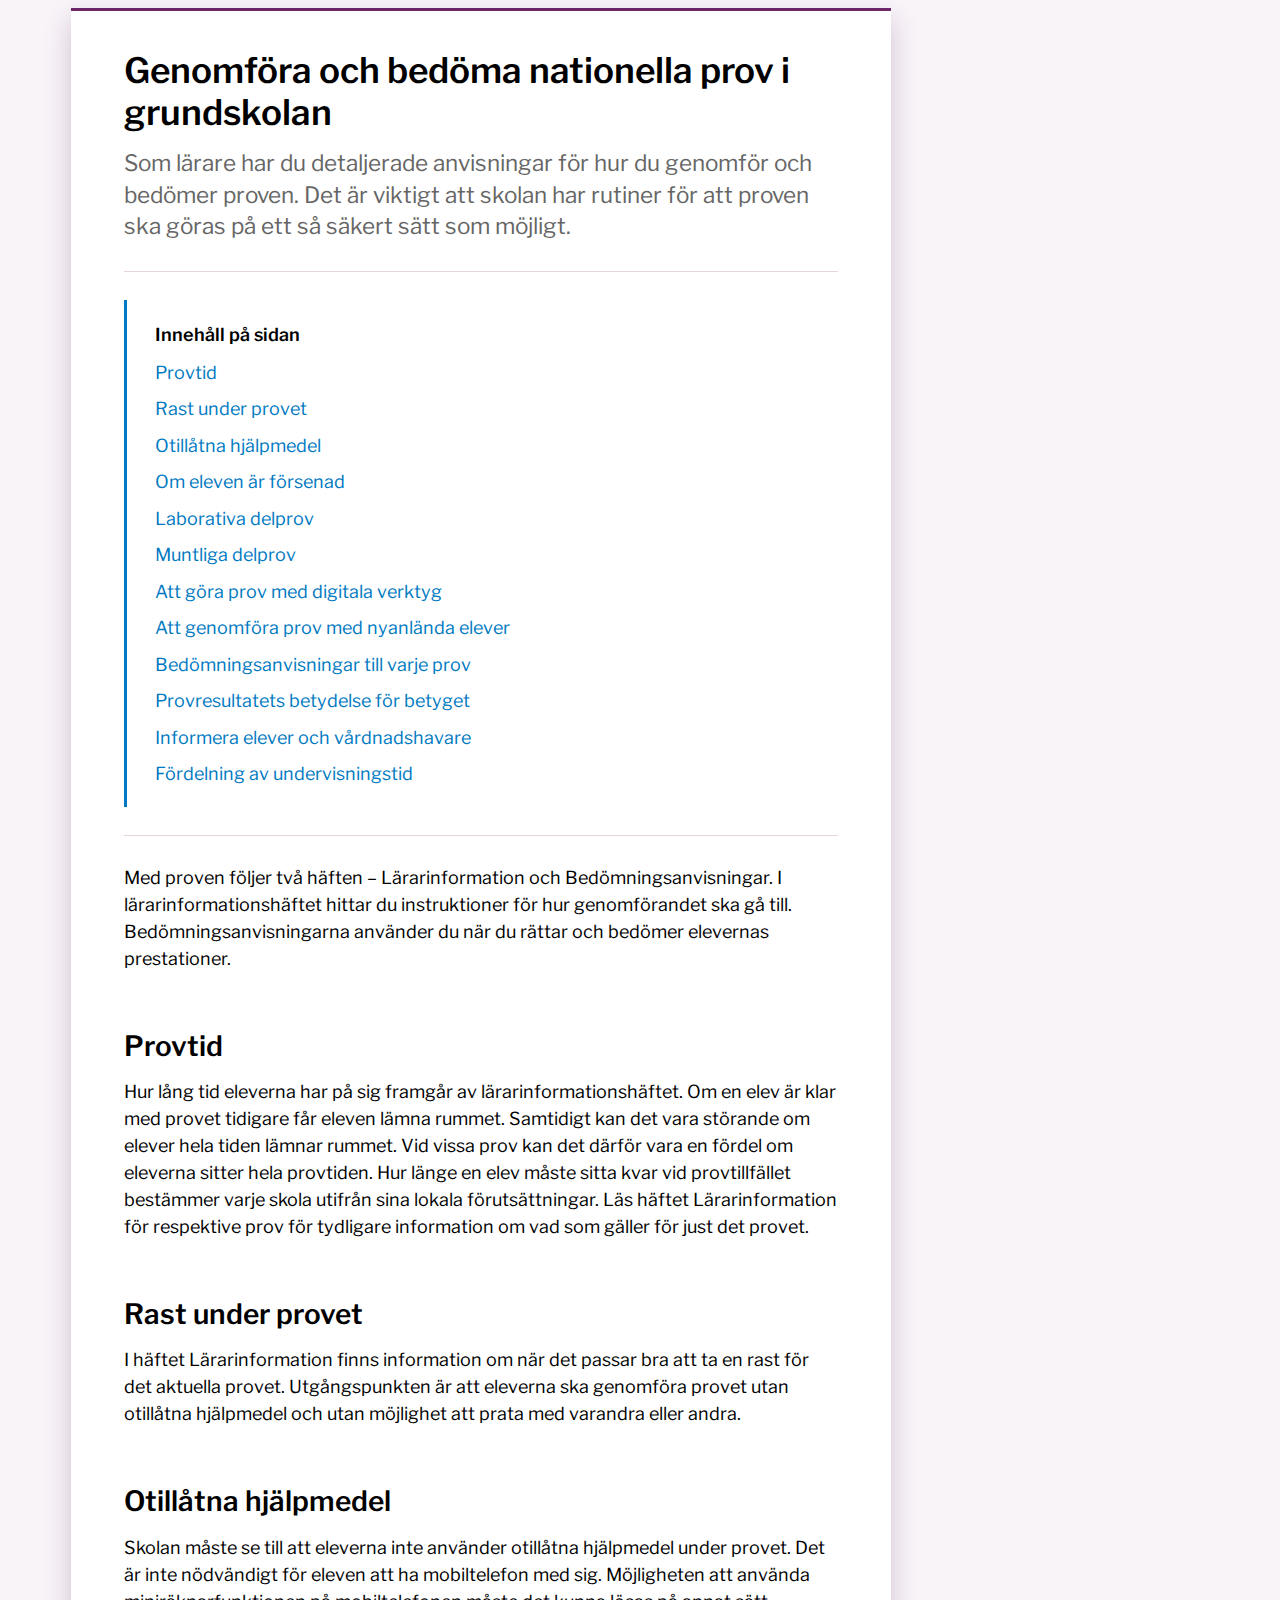
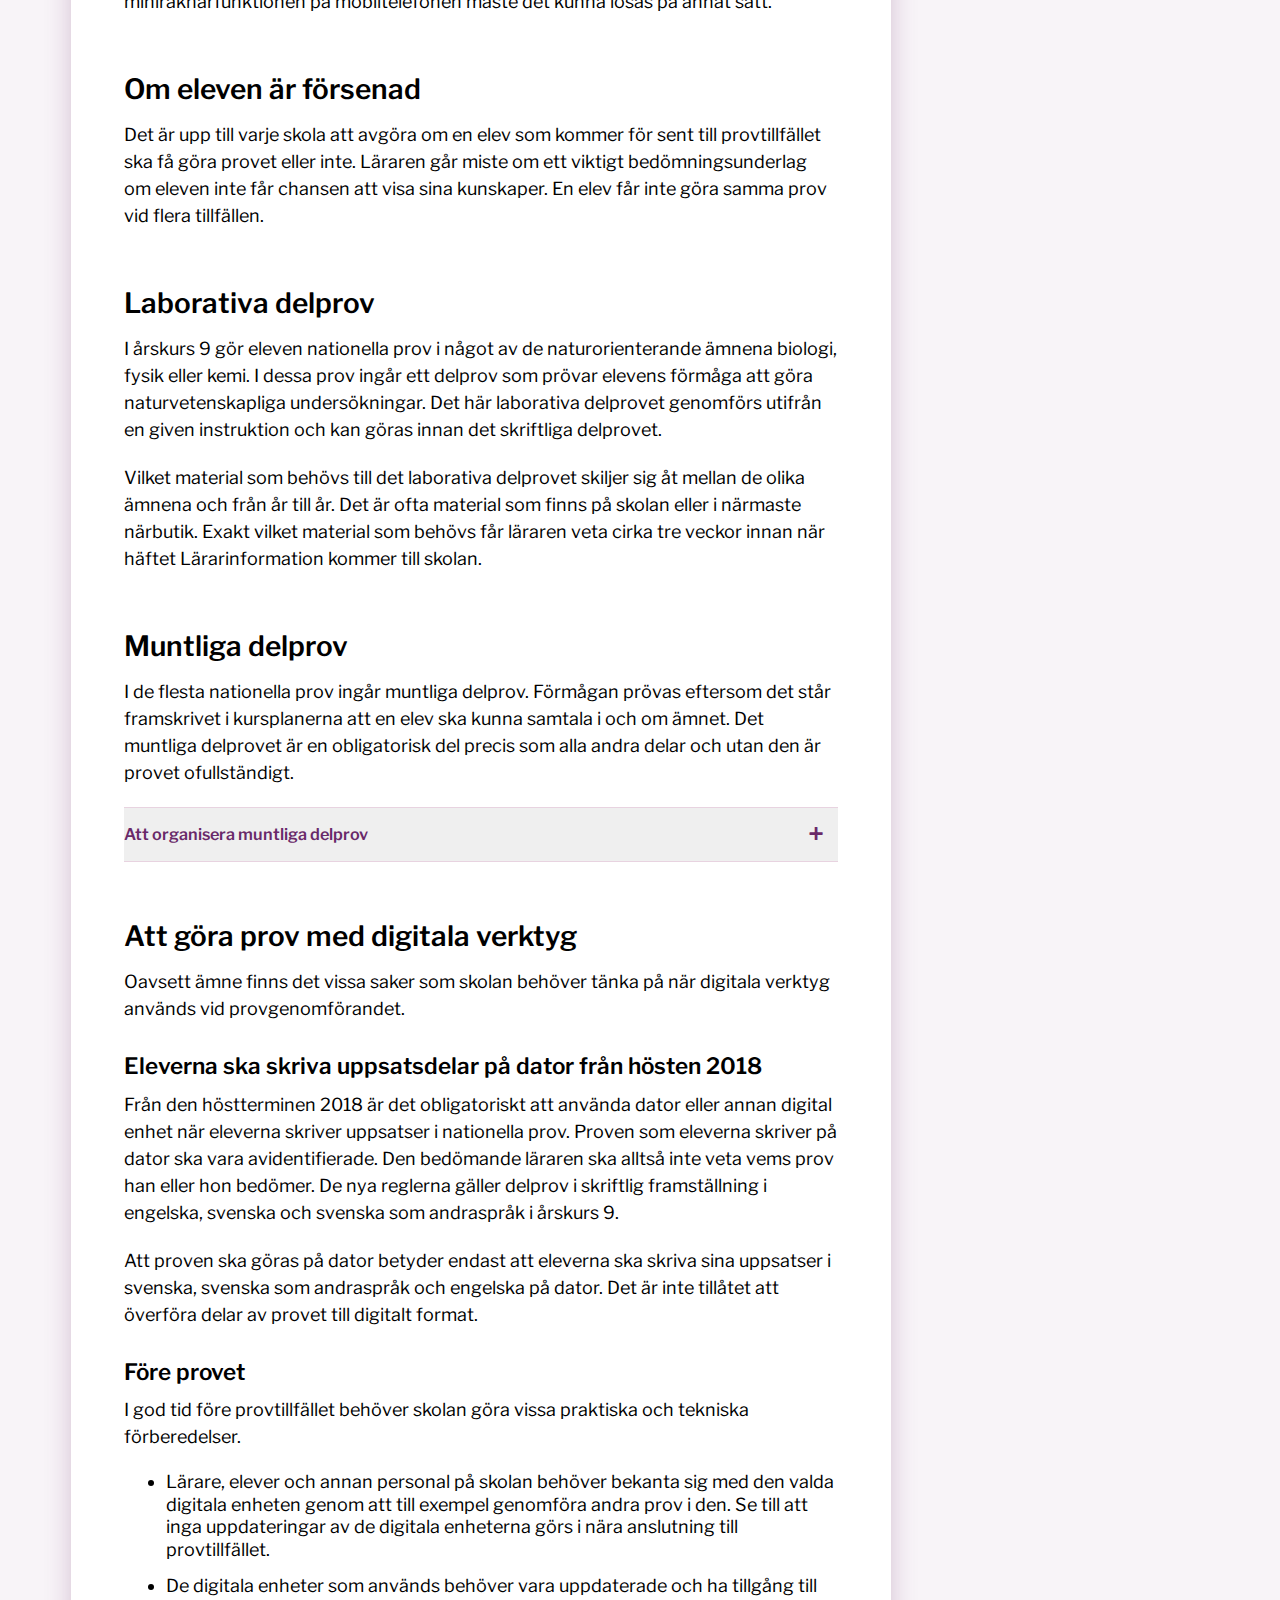
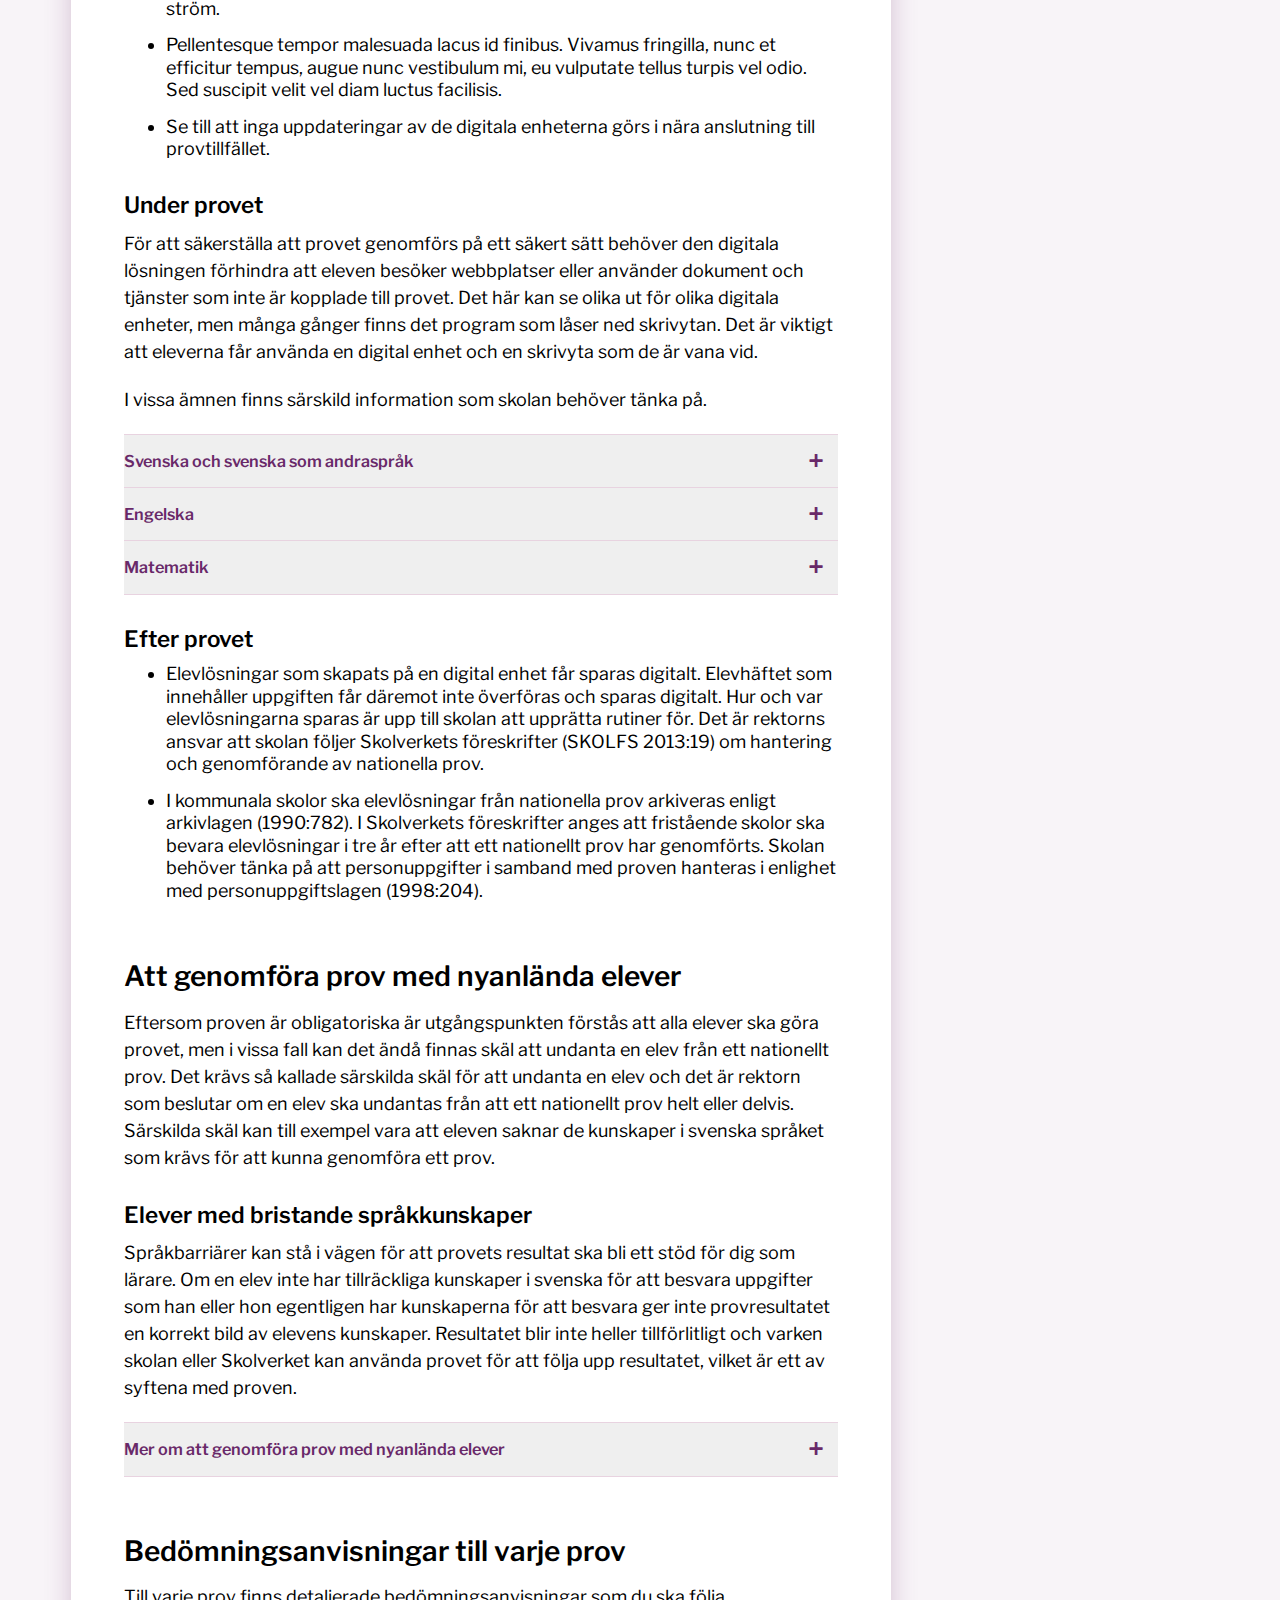
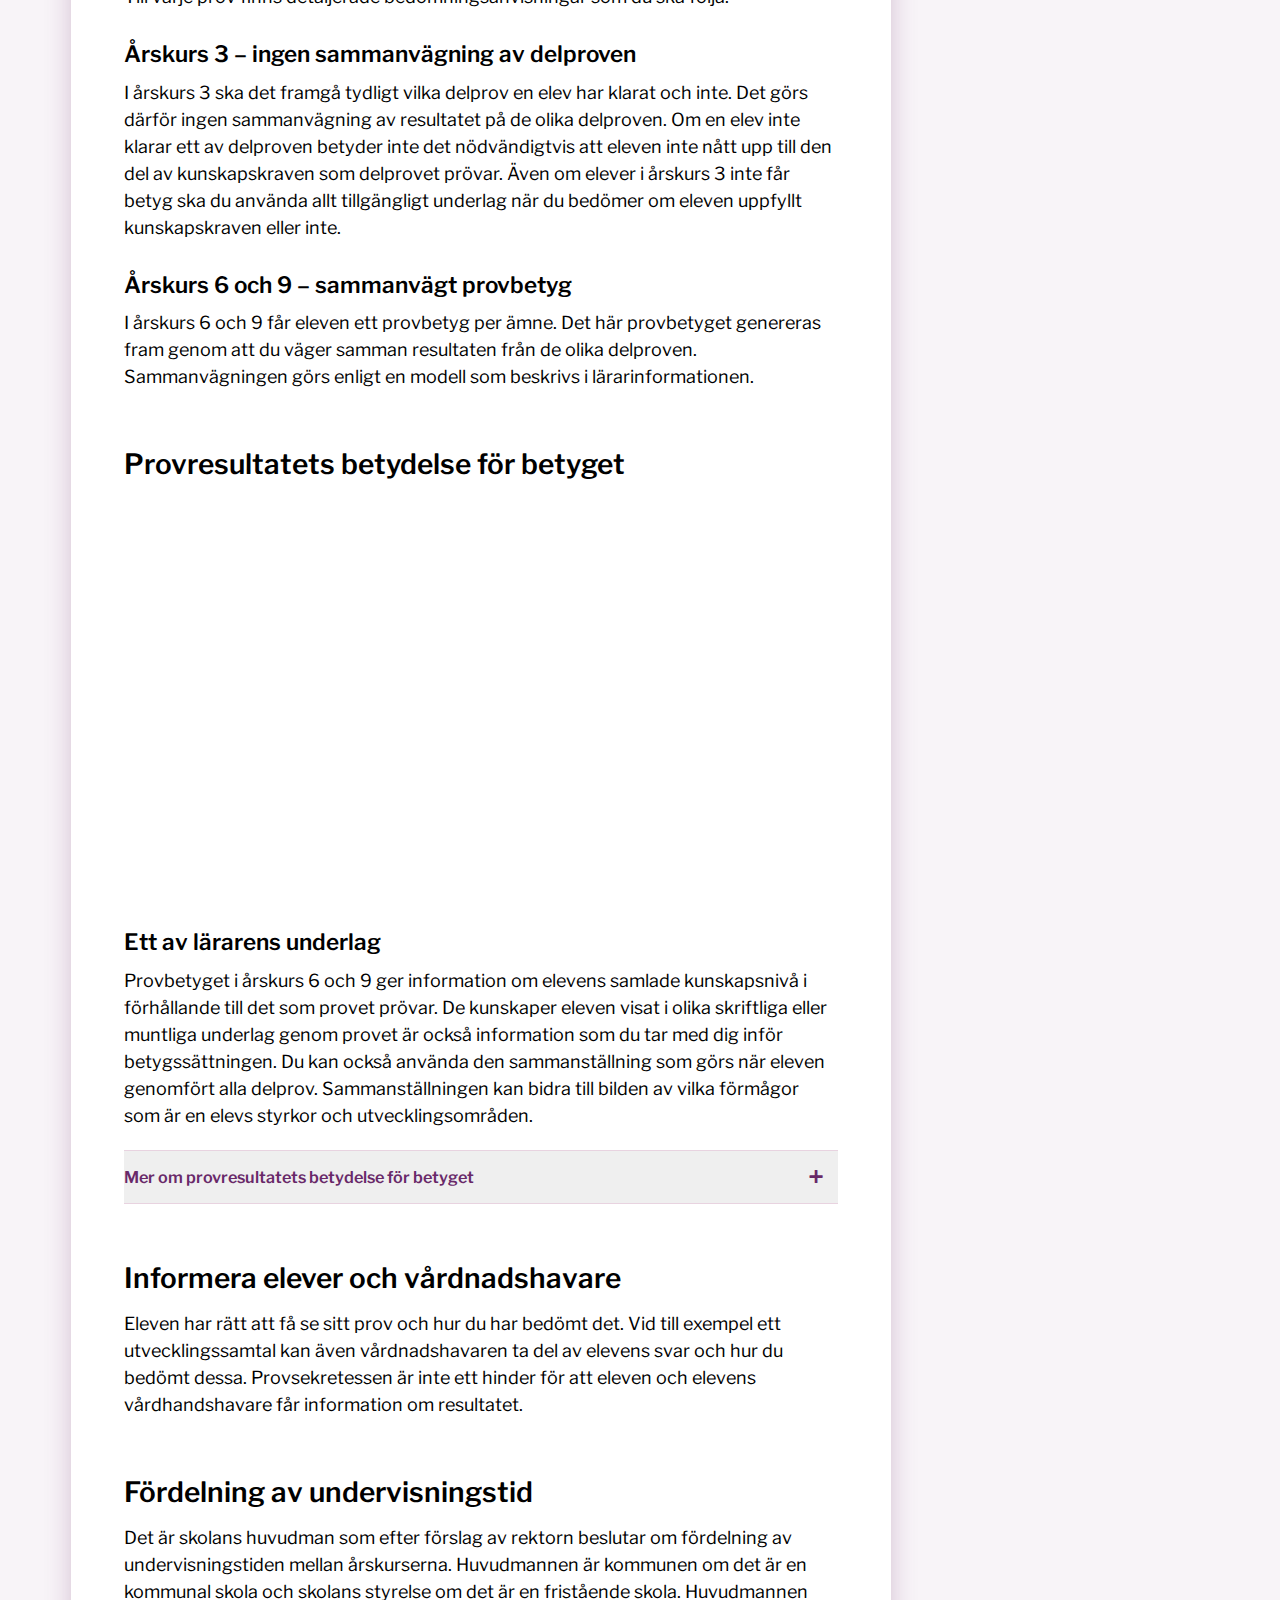
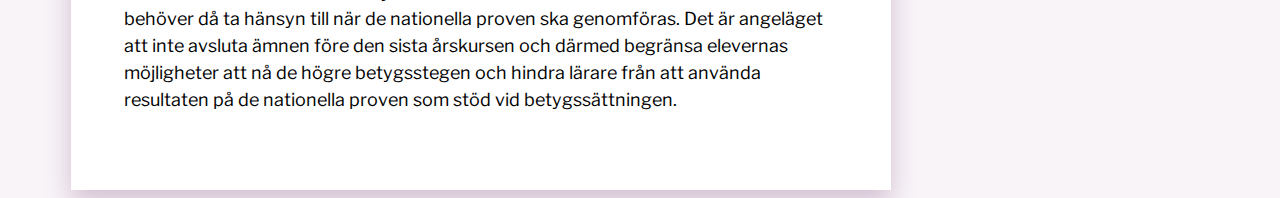
<file: franklinlibre.html>
<!DOCTYPE html>
<head>
    <meta name="viewport" content="width=device-width, initial-scale=1">
	<link href="https://fonts.googleapis.com/css?family=Libre+Franklin:400,600,700" rel="stylesheet">
    <link rel="stylesheet" href="franklinlibre.css">
</head>
<body>
	<div id="wrapper">
		<div class="padding">
            <h1>Genomföra och bedöma nationella prov i grundskolan</h1>
            <p class="ingress">Som lärare har du detaljerade anvisningar för hur du genomför och bedömer proven. Det är viktigt att skolan har rutiner för att proven ska göras på ett så säkert sätt som möjligt.</p>
            <hr>            
            <div class="tableofcontent">
                <h5>Innehåll på sidan</h5>
                <ul class="">
                    <li><a href="#1">Provtid</a></li>
                    <li><a href="#2">Rast under provet</a></li>
                    <li><a href="#3">Otillåtna hjälpmedel</a></li>
                    <li><a href="#4">Om eleven är försenad</a></li>
                    <li><a href="#5">Laborativa delprov</a></li>
                    <li><a href="#6">Muntliga delprov</a></li>
                    <li><a href="#6">Att göra prov med digitala verktyg</a></li>
                    <li><a href="#6">Att genomföra prov med nyanlända elever</a></li>
                    <li><a href="#6">Bedömningsanvisningar till varje prov</a></li>
                    <li><a href="#6">Provresultatets betydelse för betyget</a></li>
                    <li><a href="#6">Informera elever och vårdnadshavare</a></li>
                    <li><a href="#6">Fördelning av undervisningstid</a></li>
                </ul>
            </div>
            <hr>
            <p>Med proven följer två häften – Lärarinformation och Bedömningsanvisningar. I lärarinformationshäftet hittar du instruktioner för hur genomförandet ska gå till. Bedömningsanvisningarna använder du när du rättar och bedömer elevernas prestationer.</p>
            <h2 id="1">Provtid</h2>
                <p>Hur lång tid eleverna har på sig framgår av lärarinformationshäftet. Om en elev är klar med provet tidigare får eleven lämna rummet. Samtidigt kan det vara störande om elever hela tiden lämnar rummet. Vid vissa prov kan det därför vara en fördel om eleverna sitter hela provtiden. Hur länge en elev måste sitta kvar vid provtillfället bestämmer varje skola utifrån sina lokala förutsättningar. Läs häftet Lärarinformation för respektive prov för tydligare information om vad som gäller för just det provet.</p>
            
            <h2 id="3">Rast under provet</h2>
                <p>I häftet Lärarinformation finns information om när det passar bra att ta en rast för det aktuella provet. Utgångspunkten är att eleverna ska genomföra provet utan otillåtna hjälpmedel och utan möjlighet att prata med varandra eller andra.</p>

            <h2 id="3">Otillåtna hjälpmedel</h2>
                <p>Skolan måste se till att eleverna inte använder otillåtna hjälpmedel under provet. Det är inte nödvändigt för eleven att ha mobiltelefon med sig. Möjligheten att använda miniräknarfunktionen på mobiltelefonen måste det kunna lösas på annat sätt.</p>

            <h2 id="3">Om eleven är försenad</h2>
                <p>Det är upp till varje skola att avgöra om en elev som kommer för sent till provtillfället ska få göra provet eller inte. Läraren går miste om ett viktigt bedömningsunderlag om eleven inte får chansen att visa sina kunskaper. En elev får inte göra samma prov vid flera tillfällen.</p>

            <h2 id="3">Laborativa delprov</h2>
                <p>I årskurs 9 gör eleven nationella prov i något av de naturorienterande ämnena biologi, fysik eller kemi. I dessa prov ingår ett delprov som prövar elevens förmåga att göra naturvetenskapliga undersökningar. Det här laborativa delprovet genomförs utifrån en given instruktion och kan göras innan det skriftliga delprovet.</p>
                <p>Vilket material som behövs till det laborativa delprovet skiljer sig åt mellan de olika ämnena och från år till år. Det är ofta material som finns på skolan eller i närmaste närbutik. Exakt vilket material som behövs får läraren veta cirka tre veckor innan när häftet Lärarinformation kommer till skolan.</p>

            <h2 id="3">Muntliga delprov</h2>
                <p>I de flesta nationella prov ingår muntliga delprov. Förmågan prövas eftersom det står framskrivet i kursplanerna att en elev ska kunna samtala i och om ämnet. Det muntliga delprovet är en obligatorisk del precis som alla andra delar och utan den är provet ofullständigt.</p>
                    <div class="accordionbox">
                        <button class="accordion first">Att organisera muntliga delprov</button>
                            <div class="panel small">
                                <p>I häftet Lärarinformation finns värdefull information om vilka förutsättningar som krävs för att genomföra de muntliga delproven. Vilken organisation som är lämpligast kan se olika ut på olika skolor. Ytterst är det rektorn som ansvarar för att organisationen gynnar både lärare och elever.</p>
                                <h3>Hela skolans angelägenhet</h3>
                                <p>För att genomförandet av de muntliga delproven ska gå så smidigt som möjligt kan det vara en fördel om proven ses som hela skolans angelägenhet och inte lämnas att lösas av de lärare som undervisar i de klasser som ska göra det muntliga delprovet.</p>
                                <p>Skolan kan välja att genomföra de muntliga delproven som en schemabrytande aktivitet under en skoldag eller några halvdagar. Muntliga delprov i flera olika ämnen kan ofta genomföras under samma dag eller dagar och kräver då en samordning på skolan. En förutsättning är att skolans övriga lärare ansvarar för undervisning, friluftsaktiviteter eller annan skolanknuten verksamhet under den tid då eleverna inte genomför prov. Om genomförandet organiseras på det här sättet kan lärarresursen användas effektivt då du och dina kolleger får möjligheter att på ett fokuserat sätt bedöma elevprestationerna i nära anslutning till varandra. Detta kan också öka likvärdigheten i bedömningen eftersom ni får tid till sambedömning.</p>
                                <p>De muntliga delproven kan också genomföras under en tidsperiod på ordinarie lektioner eller i anslutning till lektioner under provperioden. Om du som lärare ensam ansvarar för en undervisningsgrupp kan det finnas anledning att säkerställa att:</p>
                                <ul>
                                    <li>Du kan ha uppsikt över klassrummet och samtidigt genomföra proven utan stress.</li>
                                    <li>Eleverna får undervisning även under den tid då du genomför prov.</li>
                                </ul>
                                <h3>Diskutera förutsättningarna tillsammans</h3>
                                <p>När skolan planerar genomförandet av muntliga delprov är det värdefullt att klargöra följande punkter:</p>
                                <ul>
                                    <li>Har undervisande lärare ett rimligt antal muntliga prov att genomföra? Om inte, finns det fler lärare i samma ämne som kan genomföra proven?</li>
                                    <li>Kan de muntliga proven genomföras under en särskild dag eller särskilda halvdagar? Vad gör eleverna när de inte gör sina prov? Vilka lärare ansvarar för vad?</li>
                                    <li>Vilka lokaler är ändamålsenliga för genomförande av de muntliga proven?</li>
                                    <li>Finns utrustning i de fall inspelning av elevprestationer kan vara lämplig att genomföra</li>
                                    <li>Kan eventuella förberedelselektioner genomföras samma dag eller måste de göras på lektionstid före genomförandet av det muntliga delprovet?</li>
                                    <li>Har hänsyn tagits till elever med funktionsnedsättning och deras eventuella behov av anpassningar av provsituationen?</li>
                                    <li>Finns möjlighet till sambedömning? I så fall, för vilka prov och i vilken utsträckning?</li>
                                    <li>Hur följer skolan upp de elever som är frånvarande under provdagen/dagarna?</li>
                                </ul>
                            </div>
                    </div>            
            <h2>Att göra prov med digitala verktyg</h2>
                <p>Oavsett ämne finns det vissa saker som skolan behöver tänka på när digitala verktyg används vid provgenomförandet.</p>
                <h3>Eleverna ska skriva uppsatsdelar på dator från hösten 2018</h3>
                <p>Från den höstterminen 2018 är det obligatoriskt att använda dator eller annan digital enhet när eleverna skriver uppsatser i nationella prov. Proven som eleverna skriver på dator ska vara avidentifierade. Den bedömande läraren ska alltså inte veta vems prov han eller hon bedömer. De nya reglerna gäller delprov i skriftlig framställning i engelska, svenska och svenska som andraspråk i årskurs 9.</p>
                <p>Att proven ska göras på dator betyder endast att eleverna ska skriva sina uppsatser i svenska, svenska som andraspråk och engelska på dator. Det är inte tillåtet att överföra delar av provet till digitalt format.

</p>
                <h3>Före provet</h3>
                <p>I god tid före provtillfället behöver skolan göra vissa praktiska och tekniska förberedelser.</p>
                <ul>
                    <li>Lärare, elever och annan personal på skolan behöver bekanta sig med den valda digitala enheten genom att till exempel genomföra andra prov i den. Se till att inga uppdateringar av de digitala enheterna görs i nära anslutning till provtillfället.</li>
                    <li>De digitala enheter som används behöver vara uppdaterade och ha tillgång till ström.</li>
                    <li>Pellentesque tempor malesuada lacus id finibus. Vivamus fringilla, nunc et efficitur tempus, augue nunc vestibulum mi, eu vulputate tellus turpis vel odio. Sed suscipit velit vel diam luctus facilisis.</li>
                    <li>Se till att inga uppdateringar av de digitala enheterna görs i nära anslutning till provtillfället.</li>
                </ul>
                
                <h3>Under provet</h3>
                <p>För att säkerställa att provet genomförs på ett säkert sätt behöver den digitala lösningen förhindra att eleven besöker webbplatser eller använder dokument och tjänster som inte är kopplade till provet. Det här kan se olika ut för olika digitala enheter, men många gånger finns det program som låser ned skrivytan. Det är viktigt att eleverna får använda en digital enhet och en skrivyta som de är vana vid.</p>
                <p>I vissa ämnen finns särskild information som skolan behöver tänka på.</p>

                <div class="accordionbox">
                <button class="accordion first">Svenska och svenska som andraspråk</button>
                    <div class="panel small">
                        <p>Det är viktigt att provet fortfarande prövar det som provet är tänkt att pröva.</p>
                        <h3>Årskurs 3</h3>
                        <p>Elever i årskurs 3 får genomföra provet på det sätt de är vana vid, på papper eller med en digital enhet. I delprov där stavning och interpunktion prövas ska eleven inte ha tillgång till hjälpmedel för kontroll av grammatik och stavning.</p>
                        <h3>Årskurs 6 och 9</h3>
                        <p>När eleverna genomför delprov som prövar skriftlig framställning kan de använda ordlista och rättstavningsfunktion. Eleverna får använda en rättstavningsfunktion där de själva måste välja vilken stavning eller vilket ord de önskar. Rättstavningsfunktioner som gör automatiska korrigeringar ska inte användas eftersom detta gör att provet inte längre prövar de kunskaper och förmågor som är tänkta att prövas.</p>
                        <p>Det som står i lärarinformationen om textlängd är endast en rekommendation om hur många ord en text kan bestå av. Ordräkningsfunktion är tillåten men får inte påverka längden på elevlösningen.</p>
                    </div>
                <button class="accordion">Engelska</button>
                    <div class="panel small">
                        <p>För samtliga prov gäller att vid genomförandet av delprov i engelska som prövar skriftlig framställning är det viktigt att grammatik- och rättstavningsfunktionen stängs av i förväg. Det är inte tillåtet för eleverna att använda ordlista.</p>
                        <p>Det som står i lärarinformationen om textlängd är en rekommendation om hur många ord en text bör bestå av. Ordräkningsfunktion är tillåten men får inte påverka längden på elevlösningen.</p>
                    </div>
                <button class="accordion last">Matematik</button>
                    <div class="panel small">
                        <p>Nationella prov i matematik i årskurs 3, 6 och 9 förutsätter att elever har tillgång till miniräknare. För det nationella provet i årskurs 9 är det tillåtet att använda grafiska verktyg, men det förutsätts inte att elever har tillgång till detta. Symbolhanterande verktyg är inte tillåtna.</p>
                    </div>
                </div>
            
                <h3>Efter provet</h3>
                <ul>
                    <li>Elevlösningar som skapats på en digital enhet får sparas digitalt. Elevhäftet som innehåller uppgiften får däremot inte överföras och sparas digitalt. Hur och var elevlösningarna sparas är upp till skolan att upprätta rutiner för. Det är rektorns ansvar att skolan följer Skolverkets föreskrifter (SKOLFS 2013:19) om hantering och genomförande av nationella prov.</li>
                    <li>I kommunala skolor ska elevlösningar från nationella prov arkiveras enligt arkivlagen (1990:782). I Skolverkets föreskrifter anges att fristående skolor ska bevara elevlösningar i tre år efter att ett nationellt prov har genomförts. Skolan behöver tänka på att personuppgifter i samband med proven hanteras i enlighet med personuppgiftslagen (1998:204).</li>
                </ul>
                <h2>Att genomföra prov med nyanlända elever</h2>
            <p>Eftersom proven är obligatoriska är utgångspunkten förstås att alla elever ska göra provet, men i vissa fall kan det ändå finnas skäl att undanta en elev från ett nationellt prov. Det krävs så kallade särskilda skäl för att undanta en elev och det är rektorn som beslutar om en elev ska undantas från att ett nationellt prov helt eller delvis. Särskilda skäl kan till exempel vara att eleven saknar de kunskaper i svenska språket som krävs för att kunna genomföra ett prov.</p>
            <h3>Elever med bristande språkkunskaper</h3>
            <p>Språkbarriärer kan stå i vägen för att provets resultat ska bli ett stöd för dig som lärare. Om en elev inte har tillräckliga kunskaper i svenska för att besvara uppgifter som han eller hon egentligen har kunskaperna för att besvara ger inte provresultatet en korrekt bild av elevens kunskaper. Resultatet blir inte heller tillförlitligt och varken skolan eller Skolverket kan använda provet för att följa upp resultatet, vilket är ett av syftena med proven.</p>
                                <div class="accordionbox">
                        <button class="accordion first">Mer om att genomföra prov med nyanlända elever</button>
                            <div class="panel small">
                                <h3>Att ändra eller översätta leder fel</h3>
                                <p>Att översätta delar eller hela prov alternativt ta bort eller ändra uppgifter i provet leder i många fall till att provet inte längre prövar de kunskaper som provet ska pröva. Proven är utprövade på svenska. Om lokala översättningar görs kan resultaten inte användas för analyser av måluppfyllelse och utgör ett mindre tillförlitligt stöd i betygsättningen. Du som ska bedöma elevens svar utifrån bedömningsanvisningarna kan inte göra det på ett korrekt sätt om en modersmålslärare översätter elevens svar.</p>
                                <h3>Möjlighet att undanta elev från provet</h3>
                                <p>I de fall eleven inte har tillräckliga kunskaper i svenska för att göra ett nationellt prov kan det vara lämpligt att undanta eleven. Det är rektorn som fattar beslut om att undanta en elev från ett helt prov eller ett delprov.</p>
                                <h3>Engelska versioner av proven är inte avsedda för nyanlända</h3>
                                <p>De nationella proven i matematik, NO- och SO-ämnena finns översatta till engelska. Dessa prov är endast avsedda för elever som har sin undervisning på engelska och har särskilt tillstånd för detta.</p>
                                <h3>Inte obligatoriska på språkintroduktionsprogram</h3>
                                <p>Proven är inte obligatoriska på språkintroduktionsprogram i gymnasieskolan, men gymnasieskolor kan välja att använda proven som ett stöd för bedömning och betygssättning. Om proven används gäller de föreskrivna provdatumen. Provresultaten riskerar att tappa sin tillförlitlighet om skolor väljer att genomföra prov på andra datum än de som är beslutade av Skolverket.</p>
                                <p>Det är inte lämpligt att låta elever på språkintroduktionsprogrammet genomföra nationella slutprov i svenska för invandrare(sfi). Dessa prov ska inte användas för att pröva elevens kunskaper i ämnet svenska som andraspråk då det är en annan kursplan som gäller för sfi.</p>
                                <h3>Olika förutsättningar i olika ämnen</h3>
                                <p>Förutsättningar för att göra ett nationellt prov på samma villkor som alla andra elever ser olika ut mellan proven i de olika ämnena.</p>
                                <h4>Svenska och svenska som andraspråk</h4>
                                <p>Utprövningar av proven i svenska och svenska som andraspråk har visat att den tiden som anges i lärarinformationen är tillräcklig för att elever som följer kursplanen i svenska och svenska som andraspråk ska få möjlighet att visa sina kunskaper. Det är inte meningen att skolan ska anpassa genomförandet för en elev endast på grund av att han eller hon är nyanländ. Förlängd provtid kan inte sällan innebära att eleven blir trött och presterar sämre än vad han eller hon vanligtvis hade gjort. Det finns inte heller något som säger att en nyanländ elev gör bättre ifrån sig om han eller hon får lyssna istället för att läsa.</p>
                                <p>I provet svenska och svenska som andraspråk i årskurs 6 och 9 i får eleverna använda ordlista eller ordbok under hela provet.</p>
                                <p>Bedömningsanvisningarna skiljer sig åt mellan svenska och svenska som andraspråk i de prov där skillnader finns i kursplanerna. I grundskolan är det framförallt skillnader i hur du som lärare ska bedöma elevens kunskaper.</p>
                                <p>Ämnet svenska som andraspråk är ämnat främst för elever som gått en stor del av din skolgång i Sverige. Det kan därför vara svårt för en elev som är helt ny inför det svenska språket att uppnå de kunskaper som krävs för ett godkänt betyg. För att du som undervisar nyanlända elever ändå ska kunna se en progression och stötta eleven i sin språkutveckling finns materialet Bygga svenska. Bygga svenska kan användas för att bedöma elevernas utveckling i svenska fram till det att de uppnått kunskaper som motsvarar E-nivå i svenska eller svenska som andraspråk.</p>
                                <h4>Engelska</h4>
                                <p>De nationella proven i ämnet engelska är helt och hållet på engelska. Färdigheterna i svenska påverkar inte möjligheten att genomföra dessa prov.</p>
                                <h4>Matematik, NO- och SO-ämnen</h4>
                                <p>I matematik, NO- och SO-ämnena kan elever få språkligt stöd under genomförandet, till exempel genom tillgång till modersmålslärare, tvåspråkig lärare eller lexikon (inte en ordförklarande ordbok). Modersmålsläraren kan då översätta vissa ord och begrepp muntligt. Strax före provet kan du som ordinarie lärare gå igenom svåra ord och uttryck, dock inte sådana som eleven ska visa särskild kunskap om vid själva provgenomförandet.</p>
                                <p>Det är inte tillåtet att skriftligt översätta delar av eller hela provet till andra språk. Däremot kan modersmålsläraren muntligt översätta vissa ord och begrepp i provet under provtillfället. Du som lärare behöver vara noga med att inte på något sätt hjälpa eleven med svaren, eller bekräfta elevens svar.</p>
                            </div>
                    </div>   
            <h2>Bedömningsanvisningar till varje prov</h2>
            <p>Till varje prov finns detaljerade bedömningsanvisningar som du ska följa.</p>
            <h3>Årskurs 3 – ingen sammanvägning av delproven</h3>
            <p>I årskurs 3 ska det framgå tydligt vilka delprov en elev har klarat och inte. Det görs därför ingen sammanvägning av resultatet på de olika delproven. Om en elev inte klarar ett av delproven betyder inte det nödvändigtvis att eleven inte nått upp till den del av kunskapskraven som delprovet prövar. Även om elever i årskurs 3 inte får betyg ska du använda allt tillgängligt underlag när du bedömer om eleven uppfyllt kunskapskraven eller inte.</p>
            <h3>Årskurs 6 och 9 – sammanvägt provbetyg</h3>
            <p>I årskurs 6 och 9 får eleven ett provbetyg per ämne. Det här provbetyget genereras fram genom att du väger samman resultaten från de olika delproven. Sammanvägningen görs enligt en modell som beskrivs i lärarinformationen.</p>
            
            <h2>Provresultatets betydelse för betyget</h2>
<style>.embed-container { position: relative; padding-bottom: 56.25%; height: 0; overflow: hidden; max-width: 100%; } .embed-container iframe, .embed-container object, .embed-container embed { position: absolute; top: 0; left: 0; width: 100%; height: 100%; }</style><div class='embed-container'><iframe src='https://www.youtube.com/embed/QXpD8Unb15o' frameborder='0' allowfullscreen></iframe></div>
            
            <h3>Ett av lärarens underlag</h3>
            <p>Provbetyget i årskurs 6 och 9 ger information om elevens samlade kunskapsnivå i förhållande till det som provet prövar. De kunskaper eleven visat i olika skriftliga eller muntliga underlag genom provet är också information som du tar med dig inför betygssättningen. Du kan också använda den sammanställning som görs när eleven genomfört alla delprov. Sammanställningen kan bidra till bilden av vilka förmågor som är en elevs styrkor och utvecklingsområden.</p>
                                            <div class="accordionbox">
                        <button class="accordion first">Mer om provresultatets betydelse för betyget</button>
                            <div class="panel small">
                                <h3>Provbetyg och betyg – inte samma sak</h3>
                                <p>I de nationella proven används betygsbeteckningarna F–A för vissa delprov och för det sammanvägda provbetyget. Betygsbeteckningarna används för att möjliggöra de jämförelser som efterfrågas på lokal och nationell nivå. De provbetyg som ingår i proven, och ibland i delproven, får inte förväxlas med betyget som du sätter i slutet av en termin.</p>
                                <p>När du sätter betyg i slutet av en termin ska all tillgänglig information om elevens kunskaper beaktas. Underlaget från det nationella provet är en del av den här informationen. Du har mycket annan dokumentation om vad eleven kan i förhållande till kunskapskraven. När du sätter betyg jämför, värderar och analyserar du dessa underlag tillsammans med informationen från nationella provet. Betyget eleven får i slutet av ett ämne kan efter din bedömning bli detsamma som provbetyget, men det kan också bli lägre eller högre.</p>
                                <h3>Prövar inte hela innehållet i kursplanen</h3>
                                <p>Provbetyget baseras på ett prov eller ett antal delprov som ofta genomförs vid ett enstaka tillfälle. I ett nationellt prov är det av tidsskäl och andra skäl inte möjligt att pröva hela innehållet i kursplanen, utan endast delar av den. Dessa delar väljs och prövas ut så att de ska ge bästa möjliga bild av elevens kunskaper i ämnet.</p>
                                <h3>Kan påverkas av tillfälligheter och slumpmässiga faktorer</h3>
                                <p>När du bedömer en prestation som gjorts vid ett provtillfälle behöver du vara medveten om att elevens resultat kan påverkas av tillfälligheter. Eleven kan ha varit med om något som påverkar hans eller hennes möjligheter att visa sina kunskaper. Det kan också finnas orsaker som gör att en elev missuppfattar en uppgift. Resultatet på ett prov kan också påverkas av så kallade slumpmässiga faktorer, vilka man alltid måste ta hänsyn till vid provkonstruktion. De lärosäten som konstruerar prov försöker se till att provet i möjligaste mån hanterar sådana tillfälligheter och slumpmässiga faktorer. Ett vanligt sätt, som används i de svenska nationella proven, är att låta olika delar av ett provresultat kompensera varandra i ett samlat provbetyg.</p>
                                <h3>Betyget bygger på flera bedömningar</h3>
                                <p>När det däremot gäller din sammanfattande betygssättning så bygger den på många bedömningar som gjorts vid olika tillfällen och på många olika sätt. Betyget i ett ämne grundar sig till skillnad från provbetyget på alla delar av kunskapskraven och bygger på all tillgänglig information om vad eleven kan. Det gör att principerna för hur man kan komma fram till ett provbetyg och ett ämnesbetyg ser olika ut.</p>
                            </div>
                    </div>   
            <h2>Informera elever och vårdnadshavare</h2>
            <p>Eleven har rätt att få se sitt prov och hur du har bedömt det. Vid till exempel ett utvecklingssamtal kan även vårdnadshavaren ta del av elevens svar och hur du bedömt dessa. Provsekretessen är inte ett hinder för att eleven och elevens vårdhandshavare får information om resultatet.</p>
            <h2>Fördelning av undervisningstid</h2>
            <p>Det är skolans huvudman som efter förslag av rektorn beslutar om fördelning av undervisningstiden mellan årskurserna. Huvudmannen är kommunen om det är en kommunal skola och skolans styrelse om det är en fristående skola. Huvudmannen behöver då ta hänsyn till när de nationella proven ska genomföras. Det är angeläget att inte avsluta ämnen före den sista årskursen och därmed begränsa elevernas möjligheter att nå de högre betygsstegen och hindra lärare från att använda resultaten på de nationella proven som stöd vid betygssättningen.

</p>
</div>
</div>
    <script>
var acc = document.getElementsByClassName("accordion");
var i;

for (i = 0; i < acc.length; i++) {
    acc[i].addEventListener("click", function() {
        this.classList.toggle("active");
        var panel = this.nextElementSibling;
        if (panel.style.display === "block") {
            panel.style.display = "none";
        } else {
            panel.style.display = "block";
        }
    });
}
</script>

</body>
</html>
</file>
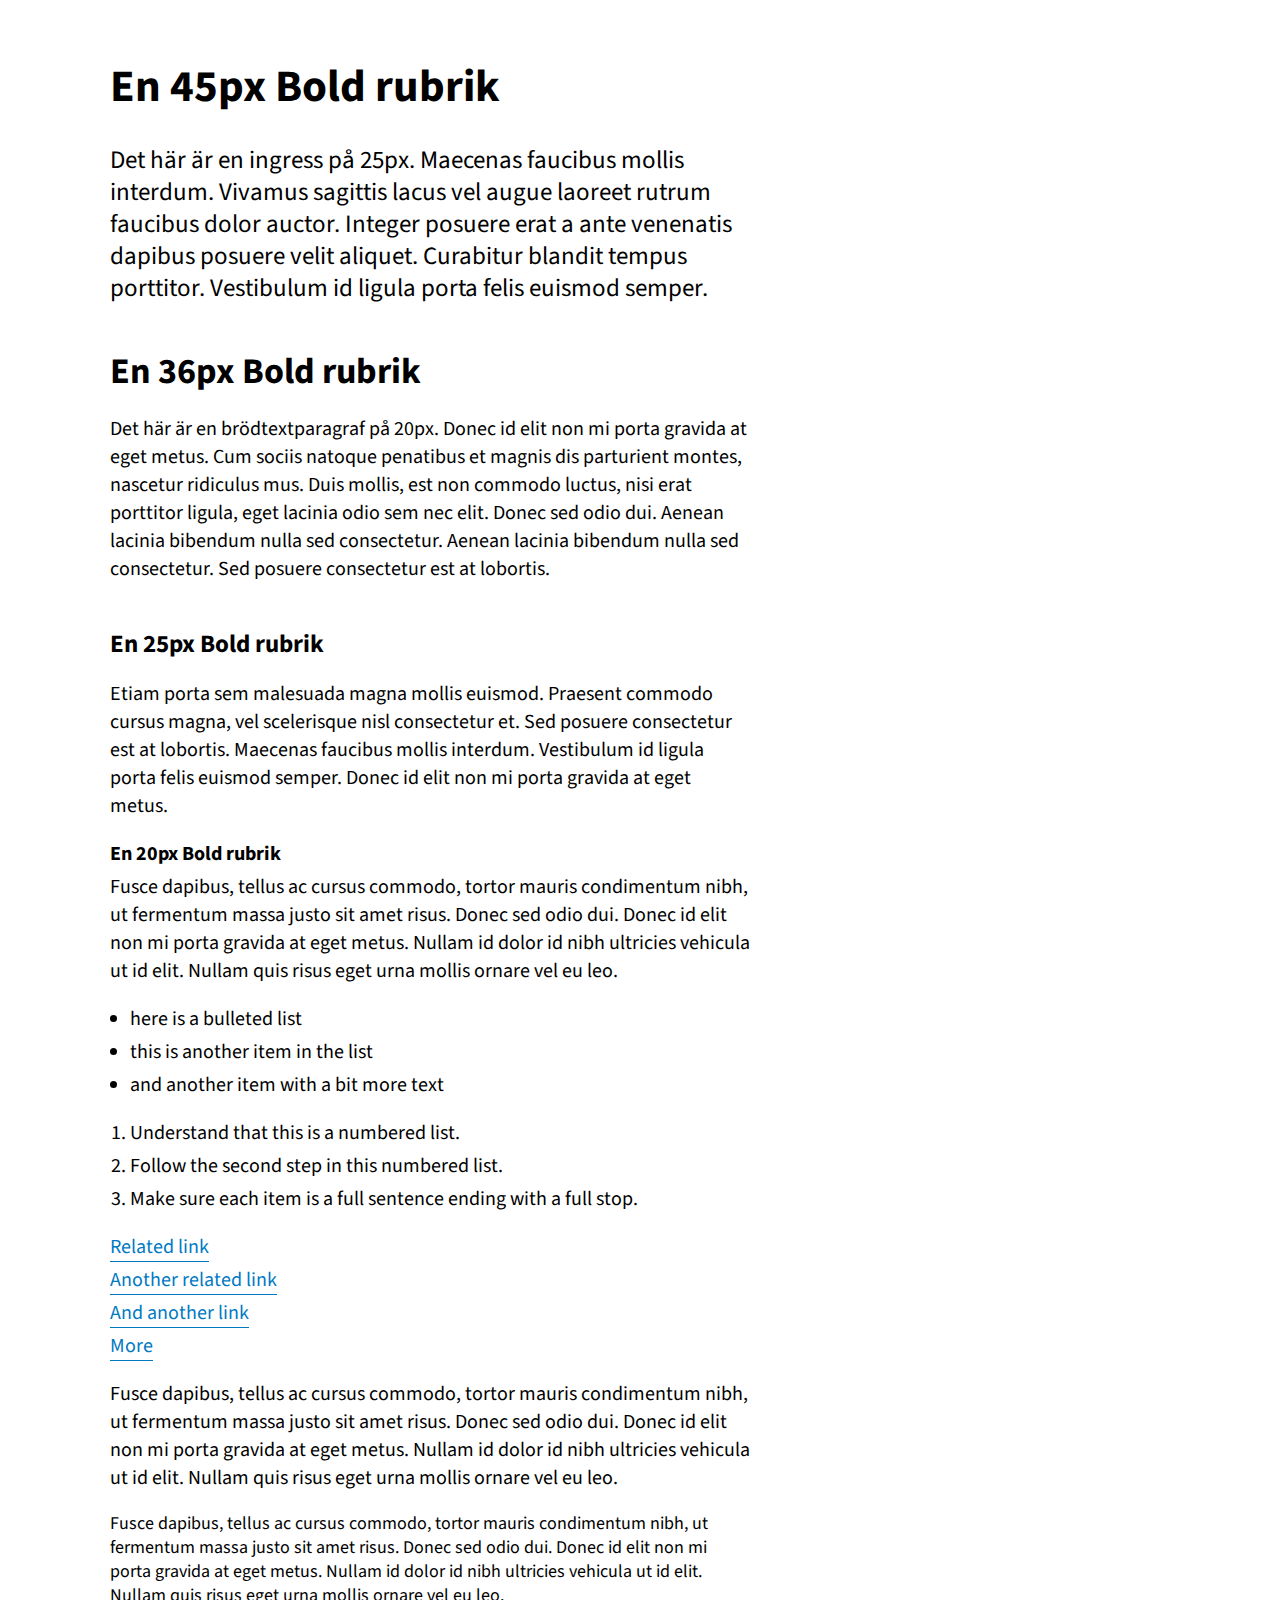
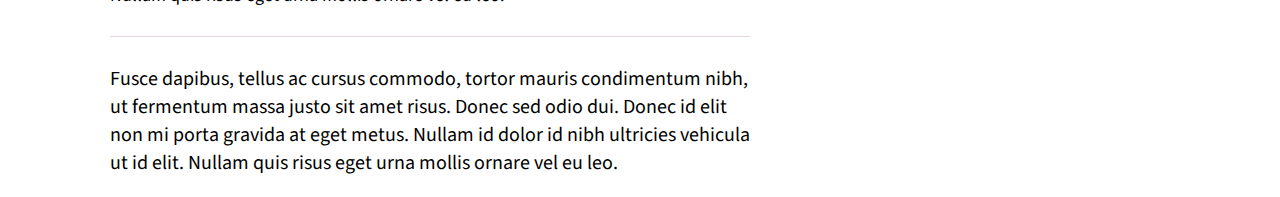
<file: skolsans.html>
<!DOCTYPE html>
<head>
    <meta name="viewport" content="width=device-width, initial-scale=1">
	<link href="https://fonts.googleapis.com/css?family=Source+Sans+Pro:400,600,700" rel="stylesheet">
    <link rel="stylesheet" href="skolsans.css">
</head>
<body>
    <h1>En 45px Bold rubrik</h1>
    <p class="ingress">Det här är en ingress på 25px. Maecenas faucibus mollis interdum. Vivamus sagittis lacus vel augue laoreet rutrum faucibus dolor auctor. Integer posuere erat a ante venenatis dapibus posuere velit aliquet. Curabitur blandit tempus porttitor. Vestibulum id ligula porta felis euismod semper.</p>
    
    <h2>En 36px Bold rubrik</h2>
    <p>Det här är en brödtextparagraf på 20px. Donec id elit non mi porta gravida at eget metus. Cum sociis natoque penatibus et magnis dis parturient montes, nascetur ridiculus mus. Duis mollis, est non commodo luctus, nisi erat porttitor ligula, eget lacinia odio sem nec elit. Donec sed odio dui. Aenean lacinia bibendum nulla sed consectetur. Aenean lacinia bibendum nulla sed consectetur. Sed posuere consectetur est at lobortis.</p>
    
    <h3>En 25px Bold rubrik</h3>
    <p>Etiam porta sem malesuada magna mollis euismod. Praesent commodo cursus magna, vel scelerisque nisl consectetur et. Sed posuere consectetur est at lobortis. Maecenas faucibus mollis interdum. Vestibulum id ligula porta felis euismod semper. Donec id elit non mi porta gravida at eget metus.</p>
    
    <h4>En 20px Bold rubrik</h4>
    <p>Fusce dapibus, tellus ac cursus commodo, tortor mauris condimentum nibh, ut fermentum massa justo sit amet risus. Donec sed odio dui. Donec id elit non mi porta gravida at eget metus. Nullam id dolor id nibh ultricies vehicula ut id elit. Nullam quis risus eget urna mollis ornare vel eu leo.</p>
    
    <ul class="list list-bullet">
        <li>here is a bulleted list</li>
        <li>this is another item in the list</li>
        <li>and another item with a bit more text</li>
    </ul>
    
    <ol class="list list-number">
        <li>Understand that this is a numbered list.</li>
        <li>Follow the second step in this numbered list.</li>
        <li>Make sure each item is a full sentence ending with a full stop.</li>
    </ol>
    
    <ul class="list">
        <li><a href="#">Related link</a></li>
        <li><a href="#">Another related link</a></li>
        <li><a href="#">And another link</a></li>
        <li><a href="#" class="bold-xsmall">More</a></li>
    </ul>
    
    <p>Fusce dapibus, tellus ac cursus commodo, tortor mauris condimentum nibh, ut fermentum massa justo sit amet risus. Donec sed odio dui. Donec id elit non mi porta gravida at eget metus. Nullam id dolor id nibh ultricies vehicula ut id elit. Nullam quis risus eget urna mollis ornare vel eu leo.</p>
    <p class="small">Fusce dapibus, tellus ac cursus commodo, tortor mauris condimentum nibh, ut fermentum massa justo sit amet risus. Donec sed odio dui. Donec id elit non mi porta gravida at eget metus. Nullam id dolor id nibh ultricies vehicula ut id elit. Nullam quis risus eget urna mollis ornare vel eu leo.</p>
    <hr>
    <p>Fusce dapibus, tellus ac cursus commodo, tortor mauris condimentum nibh, ut fermentum massa justo sit amet risus. Donec sed odio dui. Donec id elit non mi porta gravida at eget metus. Nullam id dolor id nibh ultricies vehicula ut id elit. Nullam quis risus eget urna mollis ornare vel eu leo.</p>

</body>
</html>
</file>
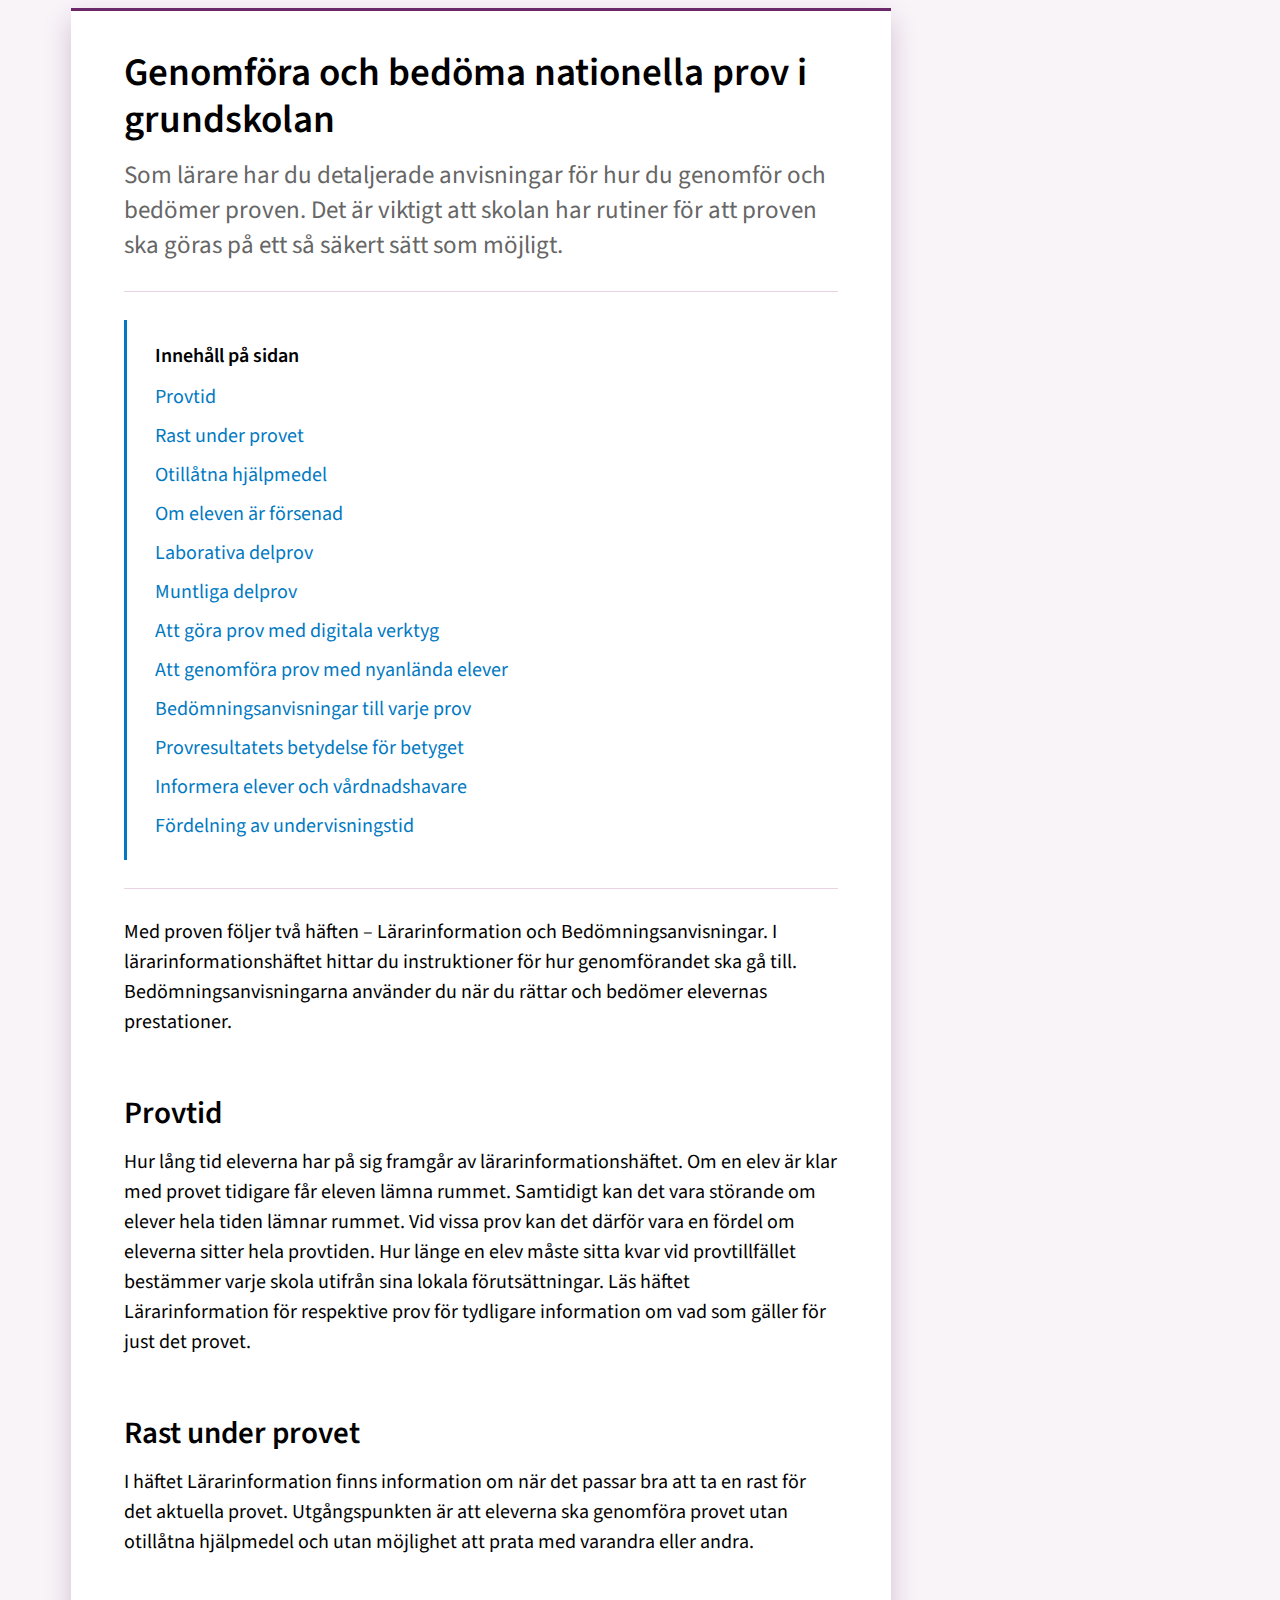
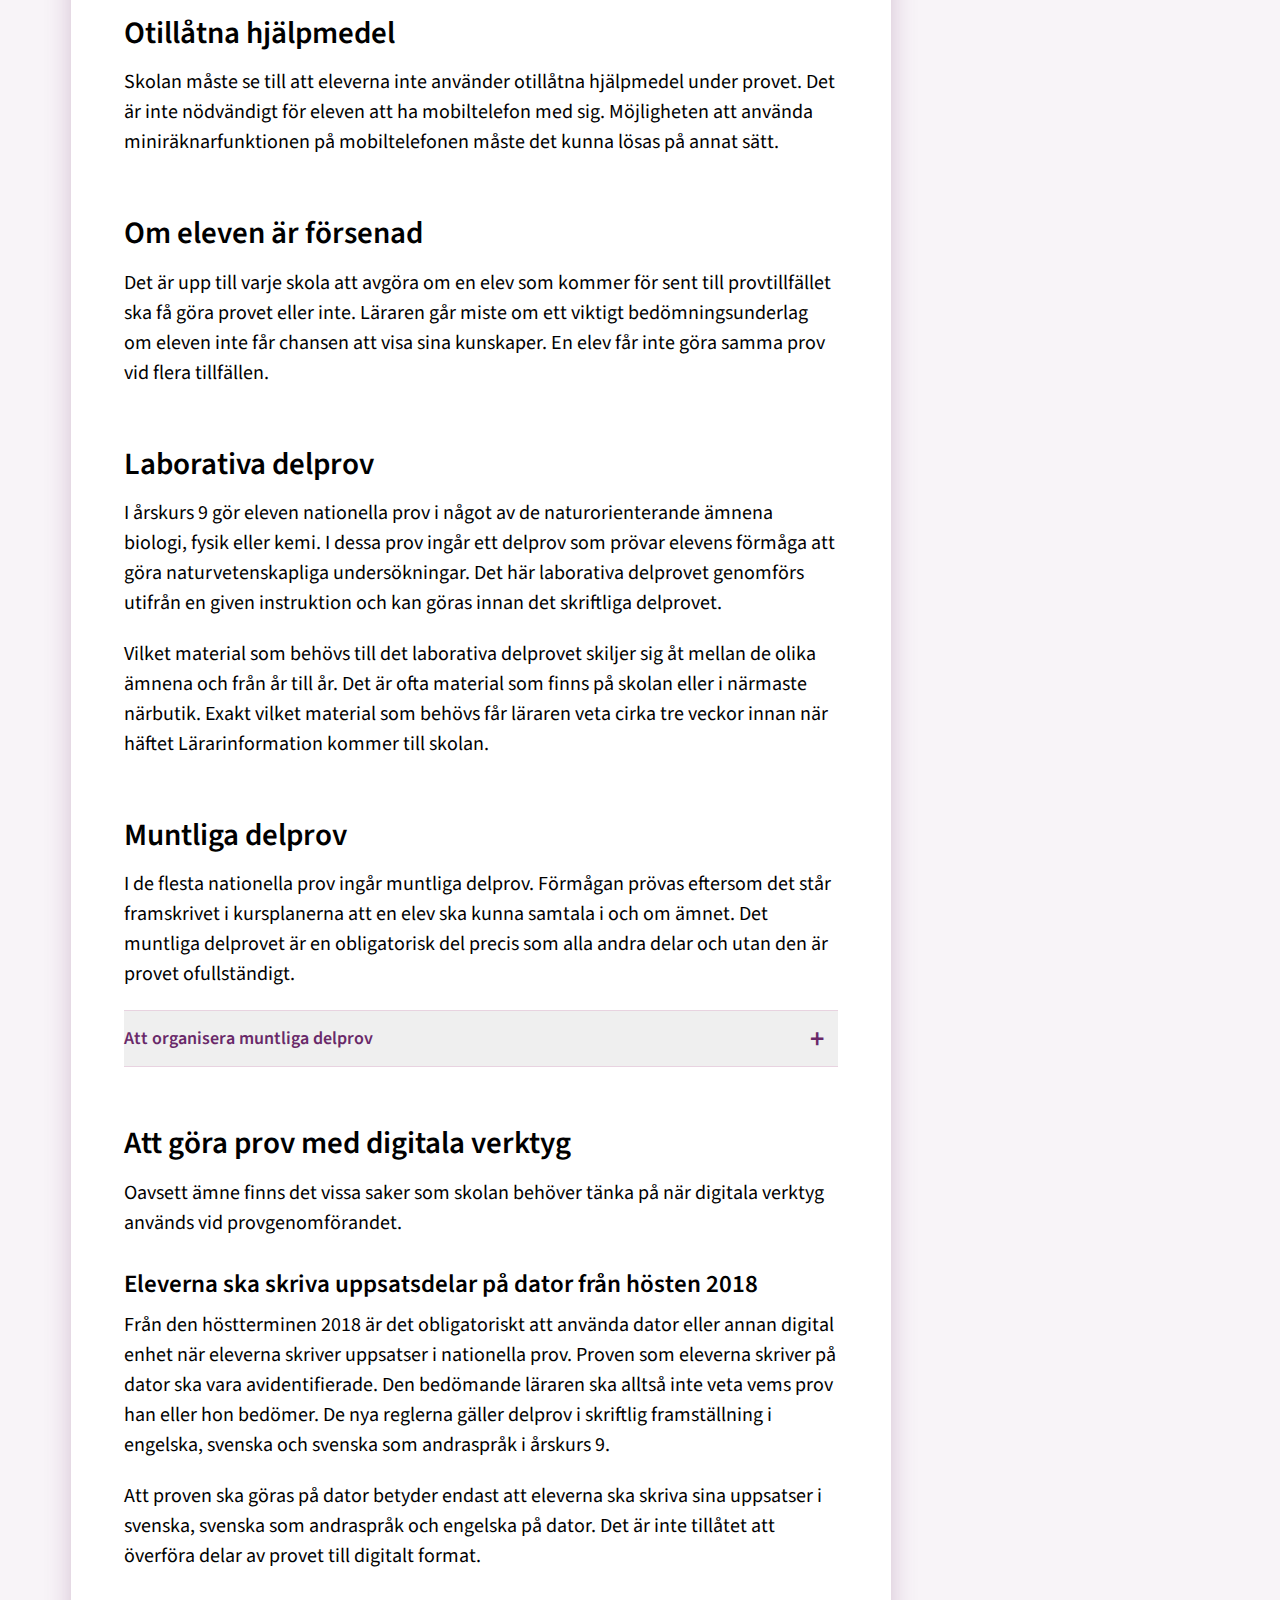
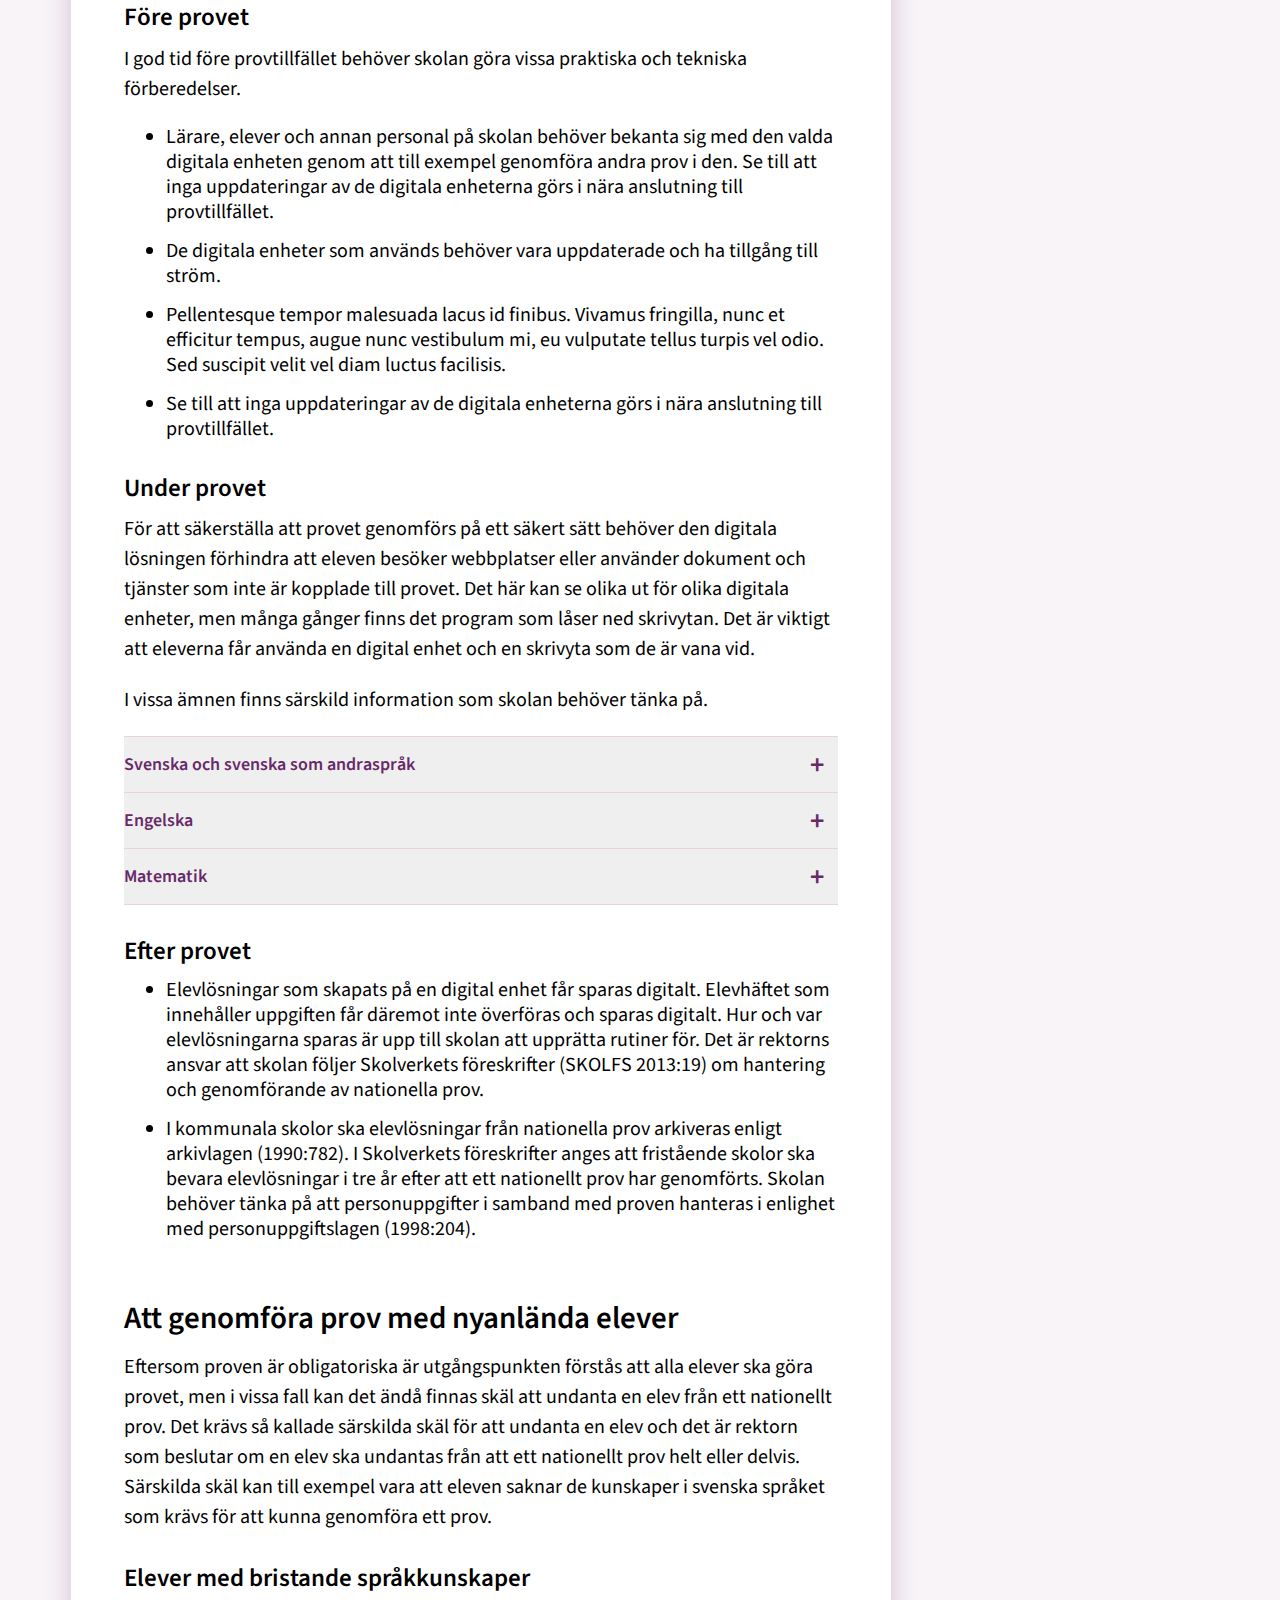
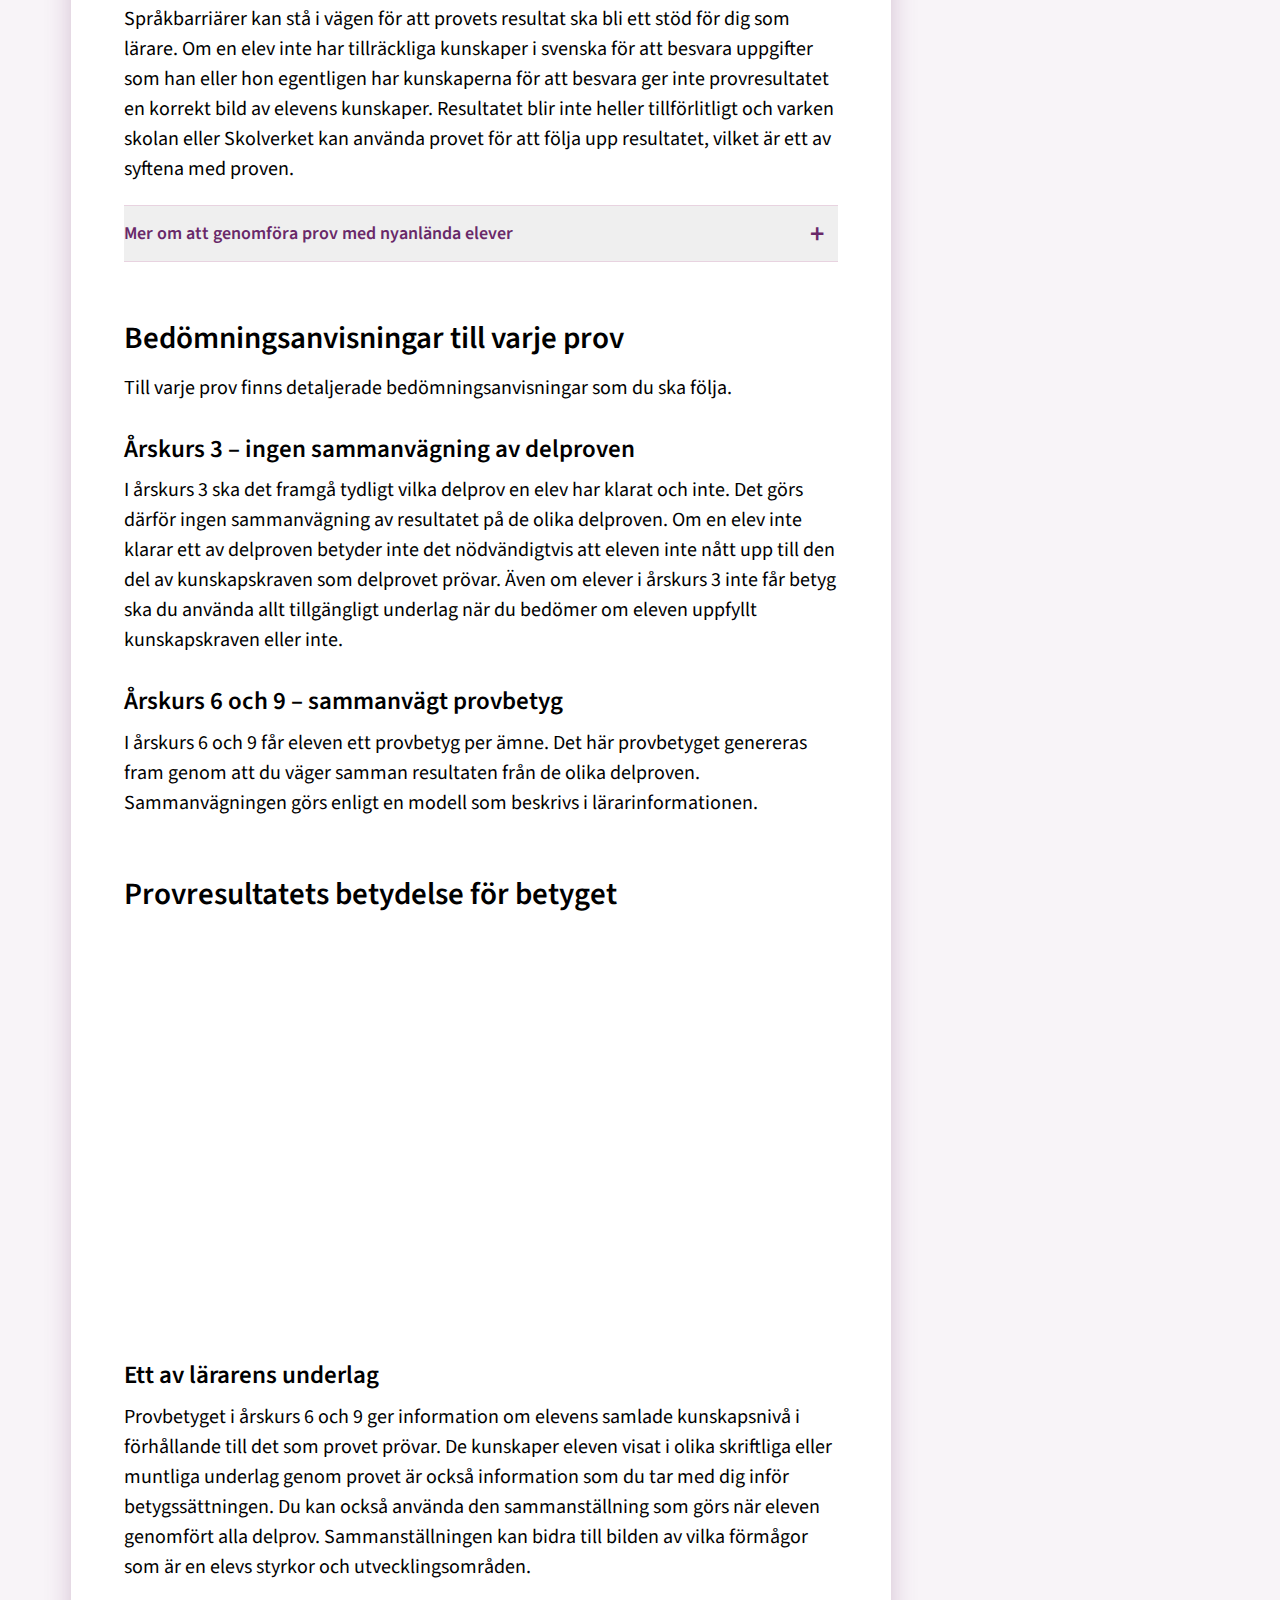
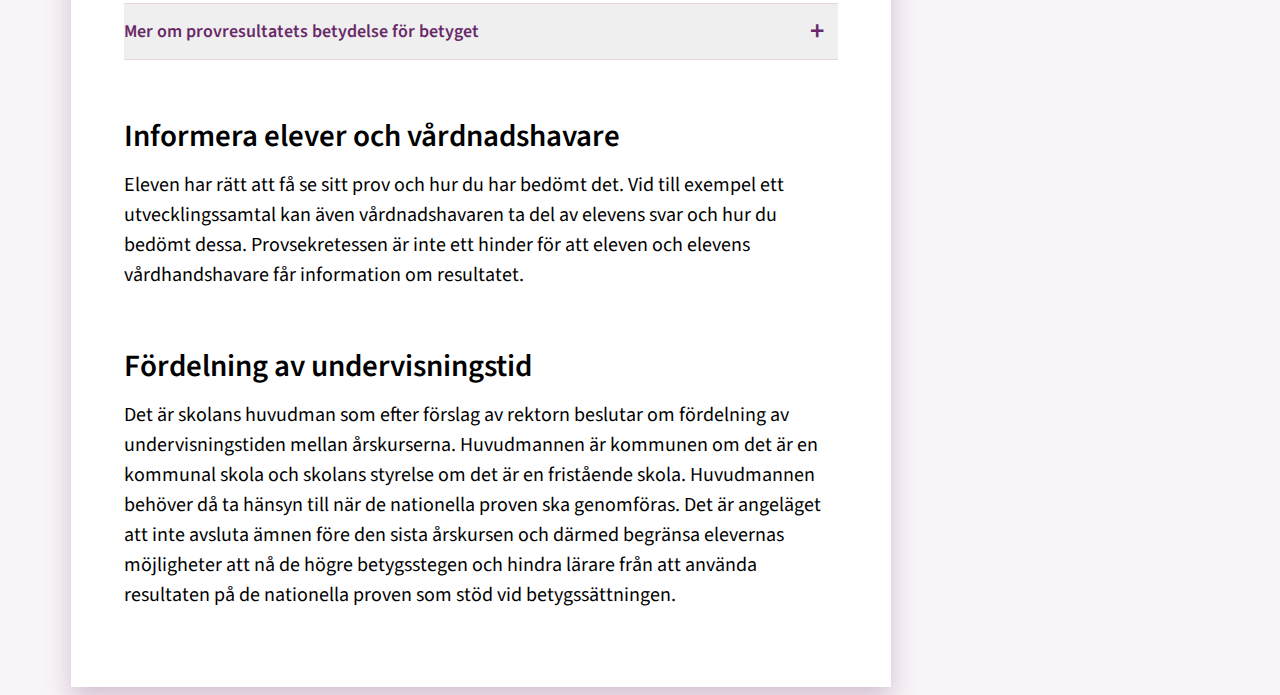
<file: sourcesans.html>
<!DOCTYPE html>
<head>
    <meta name="viewport" content="width=device-width, initial-scale=1">
	<link href="https://fonts.googleapis.com/css?family=Source+Sans+Pro:400,600,700" rel="stylesheet">
    <link rel="stylesheet" href="sourcesans.css">
</head>
<body>
	<div id="wrapper">
		<div class="padding">
            <h1>Genomföra och bedöma nationella prov i grundskolan</h1>
            <p class="ingress">Som lärare har du detaljerade anvisningar för hur du genomför och bedömer proven. Det är viktigt att skolan har rutiner för att proven ska göras på ett så säkert sätt som möjligt.</p>
            <hr>            
            <div class="tableofcontent">
                <h5>Innehåll på sidan</h5>
                <ul class="">
                    <li><a href="#1">Provtid</a></li>
                    <li><a href="#2">Rast under provet</a></li>
                    <li><a href="#3">Otillåtna hjälpmedel</a></li>
                    <li><a href="#4">Om eleven är försenad</a></li>
                    <li><a href="#5">Laborativa delprov</a></li>
                    <li><a href="#6">Muntliga delprov</a></li>
                    <li><a href="#6">Att göra prov med digitala verktyg</a></li>
                    <li><a href="#6">Att genomföra prov med nyanlända elever</a></li>
                    <li><a href="#6">Bedömningsanvisningar till varje prov</a></li>
                    <li><a href="#6">Provresultatets betydelse för betyget</a></li>
                    <li><a href="#6">Informera elever och vårdnadshavare</a></li>
                    <li><a href="#6">Fördelning av undervisningstid</a></li>
                </ul>
            </div>
            <hr>
            <p>Med proven följer två häften – Lärarinformation och Bedömningsanvisningar. I lärarinformationshäftet hittar du instruktioner för hur genomförandet ska gå till. Bedömningsanvisningarna använder du när du rättar och bedömer elevernas prestationer.</p>
            <h2 id="1">Provtid</h2>
                <p>Hur lång tid eleverna har på sig framgår av lärarinformationshäftet. Om en elev är klar med provet tidigare får eleven lämna rummet. Samtidigt kan det vara störande om elever hela tiden lämnar rummet. Vid vissa prov kan det därför vara en fördel om eleverna sitter hela provtiden. Hur länge en elev måste sitta kvar vid provtillfället bestämmer varje skola utifrån sina lokala förutsättningar. Läs häftet Lärarinformation för respektive prov för tydligare information om vad som gäller för just det provet.</p>
            
            <h2 id="3">Rast under provet</h2>
                <p>I häftet Lärarinformation finns information om när det passar bra att ta en rast för det aktuella provet. Utgångspunkten är att eleverna ska genomföra provet utan otillåtna hjälpmedel och utan möjlighet att prata med varandra eller andra.</p>

            <h2 id="3">Otillåtna hjälpmedel</h2>
                <p>Skolan måste se till att eleverna inte använder otillåtna hjälpmedel under provet. Det är inte nödvändigt för eleven att ha mobiltelefon med sig. Möjligheten att använda miniräknarfunktionen på mobiltelefonen måste det kunna lösas på annat sätt.</p>

            <h2 id="3">Om eleven är försenad</h2>
                <p>Det är upp till varje skola att avgöra om en elev som kommer för sent till provtillfället ska få göra provet eller inte. Läraren går miste om ett viktigt bedömningsunderlag om eleven inte får chansen att visa sina kunskaper. En elev får inte göra samma prov vid flera tillfällen.</p>

            <h2 id="3">Laborativa delprov</h2>
                <p>I årskurs 9 gör eleven nationella prov i något av de naturorienterande ämnena biologi, fysik eller kemi. I dessa prov ingår ett delprov som prövar elevens förmåga att göra naturvetenskapliga undersökningar. Det här laborativa delprovet genomförs utifrån en given instruktion och kan göras innan det skriftliga delprovet.</p>
                <p>Vilket material som behövs till det laborativa delprovet skiljer sig åt mellan de olika ämnena och från år till år. Det är ofta material som finns på skolan eller i närmaste närbutik. Exakt vilket material som behövs får läraren veta cirka tre veckor innan när häftet Lärarinformation kommer till skolan.</p>

            <h2 id="3">Muntliga delprov</h2>
                <p>I de flesta nationella prov ingår muntliga delprov. Förmågan prövas eftersom det står framskrivet i kursplanerna att en elev ska kunna samtala i och om ämnet. Det muntliga delprovet är en obligatorisk del precis som alla andra delar och utan den är provet ofullständigt.</p>
                    <div class="accordionbox">
                        <button class="accordion first">Att organisera muntliga delprov</button>
                            <div class="panel small">
                                <p>I häftet Lärarinformation finns värdefull information om vilka förutsättningar som krävs för att genomföra de muntliga delproven. Vilken organisation som är lämpligast kan se olika ut på olika skolor. Ytterst är det rektorn som ansvarar för att organisationen gynnar både lärare och elever.</p>
                                <h3>Hela skolans angelägenhet</h3>
                                <p>För att genomförandet av de muntliga delproven ska gå så smidigt som möjligt kan det vara en fördel om proven ses som hela skolans angelägenhet och inte lämnas att lösas av de lärare som undervisar i de klasser som ska göra det muntliga delprovet.</p>
                                <p>Skolan kan välja att genomföra de muntliga delproven som en schemabrytande aktivitet under en skoldag eller några halvdagar. Muntliga delprov i flera olika ämnen kan ofta genomföras under samma dag eller dagar och kräver då en samordning på skolan. En förutsättning är att skolans övriga lärare ansvarar för undervisning, friluftsaktiviteter eller annan skolanknuten verksamhet under den tid då eleverna inte genomför prov. Om genomförandet organiseras på det här sättet kan lärarresursen användas effektivt då du och dina kolleger får möjligheter att på ett fokuserat sätt bedöma elevprestationerna i nära anslutning till varandra. Detta kan också öka likvärdigheten i bedömningen eftersom ni får tid till sambedömning.</p>
                                <p>De muntliga delproven kan också genomföras under en tidsperiod på ordinarie lektioner eller i anslutning till lektioner under provperioden. Om du som lärare ensam ansvarar för en undervisningsgrupp kan det finnas anledning att säkerställa att:</p>
                                <ul>
                                    <li>Du kan ha uppsikt över klassrummet och samtidigt genomföra proven utan stress.</li>
                                    <li>Eleverna får undervisning även under den tid då du genomför prov.</li>
                                </ul>
                                <h3>Diskutera förutsättningarna tillsammans</h3>
                                <p>När skolan planerar genomförandet av muntliga delprov är det värdefullt att klargöra följande punkter:</p>
                                <ul>
                                    <li>Har undervisande lärare ett rimligt antal muntliga prov att genomföra? Om inte, finns det fler lärare i samma ämne som kan genomföra proven?</li>
                                    <li>Kan de muntliga proven genomföras under en särskild dag eller särskilda halvdagar? Vad gör eleverna när de inte gör sina prov? Vilka lärare ansvarar för vad?</li>
                                    <li>Vilka lokaler är ändamålsenliga för genomförande av de muntliga proven?</li>
                                    <li>Finns utrustning i de fall inspelning av elevprestationer kan vara lämplig att genomföra</li>
                                    <li>Kan eventuella förberedelselektioner genomföras samma dag eller måste de göras på lektionstid före genomförandet av det muntliga delprovet?</li>
                                    <li>Har hänsyn tagits till elever med funktionsnedsättning och deras eventuella behov av anpassningar av provsituationen?</li>
                                    <li>Finns möjlighet till sambedömning? I så fall, för vilka prov och i vilken utsträckning?</li>
                                    <li>Hur följer skolan upp de elever som är frånvarande under provdagen/dagarna?</li>
                                </ul>
                            </div>
                    </div>            
            <h2>Att göra prov med digitala verktyg</h2>
                <p>Oavsett ämne finns det vissa saker som skolan behöver tänka på när digitala verktyg används vid provgenomförandet.</p>
                <h3>Eleverna ska skriva uppsatsdelar på dator från hösten 2018</h3>
                <p>Från den höstterminen 2018 är det obligatoriskt att använda dator eller annan digital enhet när eleverna skriver uppsatser i nationella prov. Proven som eleverna skriver på dator ska vara avidentifierade. Den bedömande läraren ska alltså inte veta vems prov han eller hon bedömer. De nya reglerna gäller delprov i skriftlig framställning i engelska, svenska och svenska som andraspråk i årskurs 9.</p>
                <p>Att proven ska göras på dator betyder endast att eleverna ska skriva sina uppsatser i svenska, svenska som andraspråk och engelska på dator. Det är inte tillåtet att överföra delar av provet till digitalt format.

</p>
                <h3>Före provet</h3>
                <p>I god tid före provtillfället behöver skolan göra vissa praktiska och tekniska förberedelser.</p>
                <ul>
                    <li>Lärare, elever och annan personal på skolan behöver bekanta sig med den valda digitala enheten genom att till exempel genomföra andra prov i den. Se till att inga uppdateringar av de digitala enheterna görs i nära anslutning till provtillfället.</li>
                    <li>De digitala enheter som används behöver vara uppdaterade och ha tillgång till ström.</li>
                    <li>Pellentesque tempor malesuada lacus id finibus. Vivamus fringilla, nunc et efficitur tempus, augue nunc vestibulum mi, eu vulputate tellus turpis vel odio. Sed suscipit velit vel diam luctus facilisis.</li>
                    <li>Se till att inga uppdateringar av de digitala enheterna görs i nära anslutning till provtillfället.</li>
                </ul>
                
                <h3>Under provet</h3>
                <p>För att säkerställa att provet genomförs på ett säkert sätt behöver den digitala lösningen förhindra att eleven besöker webbplatser eller använder dokument och tjänster som inte är kopplade till provet. Det här kan se olika ut för olika digitala enheter, men många gånger finns det program som låser ned skrivytan. Det är viktigt att eleverna får använda en digital enhet och en skrivyta som de är vana vid.</p>
                <p>I vissa ämnen finns särskild information som skolan behöver tänka på.</p>

                <div class="accordionbox">
                <button class="accordion first">Svenska och svenska som andraspråk</button>
                    <div class="panel small">
                        <p>Det är viktigt att provet fortfarande prövar det som provet är tänkt att pröva.</p>
                        <h3>Årskurs 3</h3>
                        <p>Elever i årskurs 3 får genomföra provet på det sätt de är vana vid, på papper eller med en digital enhet. I delprov där stavning och interpunktion prövas ska eleven inte ha tillgång till hjälpmedel för kontroll av grammatik och stavning.</p>
                        <h3>Årskurs 6 och 9</h3>
                        <p>När eleverna genomför delprov som prövar skriftlig framställning kan de använda ordlista och rättstavningsfunktion. Eleverna får använda en rättstavningsfunktion där de själva måste välja vilken stavning eller vilket ord de önskar. Rättstavningsfunktioner som gör automatiska korrigeringar ska inte användas eftersom detta gör att provet inte längre prövar de kunskaper och förmågor som är tänkta att prövas.</p>
                        <p>Det som står i lärarinformationen om textlängd är endast en rekommendation om hur många ord en text kan bestå av. Ordräkningsfunktion är tillåten men får inte påverka längden på elevlösningen.</p>
                    </div>
                <button class="accordion">Engelska</button>
                    <div class="panel small">
                        <p>För samtliga prov gäller att vid genomförandet av delprov i engelska som prövar skriftlig framställning är det viktigt att grammatik- och rättstavningsfunktionen stängs av i förväg. Det är inte tillåtet för eleverna att använda ordlista.</p>
                        <p>Det som står i lärarinformationen om textlängd är en rekommendation om hur många ord en text bör bestå av. Ordräkningsfunktion är tillåten men får inte påverka längden på elevlösningen.</p>
                    </div>
                <button class="accordion last">Matematik</button>
                    <div class="panel small">
                        <p>Nationella prov i matematik i årskurs 3, 6 och 9 förutsätter att elever har tillgång till miniräknare. För det nationella provet i årskurs 9 är det tillåtet att använda grafiska verktyg, men det förutsätts inte att elever har tillgång till detta. Symbolhanterande verktyg är inte tillåtna.</p>
                    </div>
                </div>
            
                <h3>Efter provet</h3>
                <ul>
                    <li>Elevlösningar som skapats på en digital enhet får sparas digitalt. Elevhäftet som innehåller uppgiften får däremot inte överföras och sparas digitalt. Hur och var elevlösningarna sparas är upp till skolan att upprätta rutiner för. Det är rektorns ansvar att skolan följer Skolverkets föreskrifter (SKOLFS 2013:19) om hantering och genomförande av nationella prov.</li>
                    <li>I kommunala skolor ska elevlösningar från nationella prov arkiveras enligt arkivlagen (1990:782). I Skolverkets föreskrifter anges att fristående skolor ska bevara elevlösningar i tre år efter att ett nationellt prov har genomförts. Skolan behöver tänka på att personuppgifter i samband med proven hanteras i enlighet med personuppgiftslagen (1998:204).</li>
                </ul>
                <h2>Att genomföra prov med nyanlända elever</h2>
            <p>Eftersom proven är obligatoriska är utgångspunkten förstås att alla elever ska göra provet, men i vissa fall kan det ändå finnas skäl att undanta en elev från ett nationellt prov. Det krävs så kallade särskilda skäl för att undanta en elev och det är rektorn som beslutar om en elev ska undantas från att ett nationellt prov helt eller delvis. Särskilda skäl kan till exempel vara att eleven saknar de kunskaper i svenska språket som krävs för att kunna genomföra ett prov.</p>
            <h3>Elever med bristande språkkunskaper</h3>
            <p>Språkbarriärer kan stå i vägen för att provets resultat ska bli ett stöd för dig som lärare. Om en elev inte har tillräckliga kunskaper i svenska för att besvara uppgifter som han eller hon egentligen har kunskaperna för att besvara ger inte provresultatet en korrekt bild av elevens kunskaper. Resultatet blir inte heller tillförlitligt och varken skolan eller Skolverket kan använda provet för att följa upp resultatet, vilket är ett av syftena med proven.</p>
                                <div class="accordionbox">
                        <button class="accordion first">Mer om att genomföra prov med nyanlända elever</button>
                            <div class="panel small">
                                <h3>Att ändra eller översätta leder fel</h3>
                                <p>Att översätta delar eller hela prov alternativt ta bort eller ändra uppgifter i provet leder i många fall till att provet inte längre prövar de kunskaper som provet ska pröva. Proven är utprövade på svenska. Om lokala översättningar görs kan resultaten inte användas för analyser av måluppfyllelse och utgör ett mindre tillförlitligt stöd i betygsättningen. Du som ska bedöma elevens svar utifrån bedömningsanvisningarna kan inte göra det på ett korrekt sätt om en modersmålslärare översätter elevens svar.</p>
                                <h3>Möjlighet att undanta elev från provet</h3>
                                <p>I de fall eleven inte har tillräckliga kunskaper i svenska för att göra ett nationellt prov kan det vara lämpligt att undanta eleven. Det är rektorn som fattar beslut om att undanta en elev från ett helt prov eller ett delprov.</p>
                                <h3>Engelska versioner av proven är inte avsedda för nyanlända</h3>
                                <p>De nationella proven i matematik, NO- och SO-ämnena finns översatta till engelska. Dessa prov är endast avsedda för elever som har sin undervisning på engelska och har särskilt tillstånd för detta.</p>
                                <h3>Inte obligatoriska på språkintroduktionsprogram</h3>
                                <p>Proven är inte obligatoriska på språkintroduktionsprogram i gymnasieskolan, men gymnasieskolor kan välja att använda proven som ett stöd för bedömning och betygssättning. Om proven används gäller de föreskrivna provdatumen. Provresultaten riskerar att tappa sin tillförlitlighet om skolor väljer att genomföra prov på andra datum än de som är beslutade av Skolverket.</p>
                                <p>Det är inte lämpligt att låta elever på språkintroduktionsprogrammet genomföra nationella slutprov i svenska för invandrare(sfi). Dessa prov ska inte användas för att pröva elevens kunskaper i ämnet svenska som andraspråk då det är en annan kursplan som gäller för sfi.</p>
                                <h3>Olika förutsättningar i olika ämnen</h3>
                                <p>Förutsättningar för att göra ett nationellt prov på samma villkor som alla andra elever ser olika ut mellan proven i de olika ämnena.</p>
                                <h4>Svenska och svenska som andraspråk</h4>
                                <p>Utprövningar av proven i svenska och svenska som andraspråk har visat att den tiden som anges i lärarinformationen är tillräcklig för att elever som följer kursplanen i svenska och svenska som andraspråk ska få möjlighet att visa sina kunskaper. Det är inte meningen att skolan ska anpassa genomförandet för en elev endast på grund av att han eller hon är nyanländ. Förlängd provtid kan inte sällan innebära att eleven blir trött och presterar sämre än vad han eller hon vanligtvis hade gjort. Det finns inte heller något som säger att en nyanländ elev gör bättre ifrån sig om han eller hon får lyssna istället för att läsa.</p>
                                <p>I provet svenska och svenska som andraspråk i årskurs 6 och 9 i får eleverna använda ordlista eller ordbok under hela provet.</p>
                                <p>Bedömningsanvisningarna skiljer sig åt mellan svenska och svenska som andraspråk i de prov där skillnader finns i kursplanerna. I grundskolan är det framförallt skillnader i hur du som lärare ska bedöma elevens kunskaper.</p>
                                <p>Ämnet svenska som andraspråk är ämnat främst för elever som gått en stor del av din skolgång i Sverige. Det kan därför vara svårt för en elev som är helt ny inför det svenska språket att uppnå de kunskaper som krävs för ett godkänt betyg. För att du som undervisar nyanlända elever ändå ska kunna se en progression och stötta eleven i sin språkutveckling finns materialet Bygga svenska. Bygga svenska kan användas för att bedöma elevernas utveckling i svenska fram till det att de uppnått kunskaper som motsvarar E-nivå i svenska eller svenska som andraspråk.</p>
                                <h4>Engelska</h4>
                                <p>De nationella proven i ämnet engelska är helt och hållet på engelska. Färdigheterna i svenska påverkar inte möjligheten att genomföra dessa prov.</p>
                                <h4>Matematik, NO- och SO-ämnen</h4>
                                <p>I matematik, NO- och SO-ämnena kan elever få språkligt stöd under genomförandet, till exempel genom tillgång till modersmålslärare, tvåspråkig lärare eller lexikon (inte en ordförklarande ordbok). Modersmålsläraren kan då översätta vissa ord och begrepp muntligt. Strax före provet kan du som ordinarie lärare gå igenom svåra ord och uttryck, dock inte sådana som eleven ska visa särskild kunskap om vid själva provgenomförandet.</p>
                                <p>Det är inte tillåtet att skriftligt översätta delar av eller hela provet till andra språk. Däremot kan modersmålsläraren muntligt översätta vissa ord och begrepp i provet under provtillfället. Du som lärare behöver vara noga med att inte på något sätt hjälpa eleven med svaren, eller bekräfta elevens svar.</p>
                            </div>
                    </div>   
            <h2>Bedömningsanvisningar till varje prov</h2>
            <p>Till varje prov finns detaljerade bedömningsanvisningar som du ska följa.</p>
            <h3>Årskurs 3 – ingen sammanvägning av delproven</h3>
            <p>I årskurs 3 ska det framgå tydligt vilka delprov en elev har klarat och inte. Det görs därför ingen sammanvägning av resultatet på de olika delproven. Om en elev inte klarar ett av delproven betyder inte det nödvändigtvis att eleven inte nått upp till den del av kunskapskraven som delprovet prövar. Även om elever i årskurs 3 inte får betyg ska du använda allt tillgängligt underlag när du bedömer om eleven uppfyllt kunskapskraven eller inte.</p>
            <h3>Årskurs 6 och 9 – sammanvägt provbetyg</h3>
            <p>I årskurs 6 och 9 får eleven ett provbetyg per ämne. Det här provbetyget genereras fram genom att du väger samman resultaten från de olika delproven. Sammanvägningen görs enligt en modell som beskrivs i lärarinformationen.</p>
            
            <h2>Provresultatets betydelse för betyget</h2>
<style>.embed-container { position: relative; padding-bottom: 56.25%; height: 0; overflow: hidden; max-width: 100%; } .embed-container iframe, .embed-container object, .embed-container embed { position: absolute; top: 0; left: 0; width: 100%; height: 100%; }</style><div class='embed-container'><iframe src='https://www.youtube.com/embed/QXpD8Unb15o' frameborder='0' allowfullscreen></iframe></div>
            
            <h3>Ett av lärarens underlag</h3>
            <p>Provbetyget i årskurs 6 och 9 ger information om elevens samlade kunskapsnivå i förhållande till det som provet prövar. De kunskaper eleven visat i olika skriftliga eller muntliga underlag genom provet är också information som du tar med dig inför betygssättningen. Du kan också använda den sammanställning som görs när eleven genomfört alla delprov. Sammanställningen kan bidra till bilden av vilka förmågor som är en elevs styrkor och utvecklingsområden.</p>
                                            <div class="accordionbox">
                        <button class="accordion first">Mer om provresultatets betydelse för betyget</button>
                            <div class="panel small">
                                <h3>Provbetyg och betyg – inte samma sak</h3>
                                <p>I de nationella proven används betygsbeteckningarna F–A för vissa delprov och för det sammanvägda provbetyget. Betygsbeteckningarna används för att möjliggöra de jämförelser som efterfrågas på lokal och nationell nivå. De provbetyg som ingår i proven, och ibland i delproven, får inte förväxlas med betyget som du sätter i slutet av en termin.</p>
                                <p>När du sätter betyg i slutet av en termin ska all tillgänglig information om elevens kunskaper beaktas. Underlaget från det nationella provet är en del av den här informationen. Du har mycket annan dokumentation om vad eleven kan i förhållande till kunskapskraven. När du sätter betyg jämför, värderar och analyserar du dessa underlag tillsammans med informationen från nationella provet. Betyget eleven får i slutet av ett ämne kan efter din bedömning bli detsamma som provbetyget, men det kan också bli lägre eller högre.</p>
                                <h3>Prövar inte hela innehållet i kursplanen</h3>
                                <p>Provbetyget baseras på ett prov eller ett antal delprov som ofta genomförs vid ett enstaka tillfälle. I ett nationellt prov är det av tidsskäl och andra skäl inte möjligt att pröva hela innehållet i kursplanen, utan endast delar av den. Dessa delar väljs och prövas ut så att de ska ge bästa möjliga bild av elevens kunskaper i ämnet.</p>
                                <h3>Kan påverkas av tillfälligheter och slumpmässiga faktorer</h3>
                                <p>När du bedömer en prestation som gjorts vid ett provtillfälle behöver du vara medveten om att elevens resultat kan påverkas av tillfälligheter. Eleven kan ha varit med om något som påverkar hans eller hennes möjligheter att visa sina kunskaper. Det kan också finnas orsaker som gör att en elev missuppfattar en uppgift. Resultatet på ett prov kan också påverkas av så kallade slumpmässiga faktorer, vilka man alltid måste ta hänsyn till vid provkonstruktion. De lärosäten som konstruerar prov försöker se till att provet i möjligaste mån hanterar sådana tillfälligheter och slumpmässiga faktorer. Ett vanligt sätt, som används i de svenska nationella proven, är att låta olika delar av ett provresultat kompensera varandra i ett samlat provbetyg.</p>
                                <h3>Betyget bygger på flera bedömningar</h3>
                                <p>När det däremot gäller din sammanfattande betygssättning så bygger den på många bedömningar som gjorts vid olika tillfällen och på många olika sätt. Betyget i ett ämne grundar sig till skillnad från provbetyget på alla delar av kunskapskraven och bygger på all tillgänglig information om vad eleven kan. Det gör att principerna för hur man kan komma fram till ett provbetyg och ett ämnesbetyg ser olika ut.</p>
                            </div>
                    </div>   
            <h2>Informera elever och vårdnadshavare</h2>
            <p>Eleven har rätt att få se sitt prov och hur du har bedömt det. Vid till exempel ett utvecklingssamtal kan även vårdnadshavaren ta del av elevens svar och hur du bedömt dessa. Provsekretessen är inte ett hinder för att eleven och elevens vårdhandshavare får information om resultatet.</p>
            <h2>Fördelning av undervisningstid</h2>
            <p>Det är skolans huvudman som efter förslag av rektorn beslutar om fördelning av undervisningstiden mellan årskurserna. Huvudmannen är kommunen om det är en kommunal skola och skolans styrelse om det är en fristående skola. Huvudmannen behöver då ta hänsyn till när de nationella proven ska genomföras. Det är angeläget att inte avsluta ämnen före den sista årskursen och därmed begränsa elevernas möjligheter att nå de högre betygsstegen och hindra lärare från att använda resultaten på de nationella proven som stöd vid betygssättningen.

</p>
</div>
</div>
    <script>
var acc = document.getElementsByClassName("accordion");
var i;

for (i = 0; i < acc.length; i++) {
    acc[i].addEventListener("click", function() {
        this.classList.toggle("active");
        var panel = this.nextElementSibling;
        if (panel.style.display === "block") {
            panel.style.display = "none";
        } else {
            panel.style.display = "block";
        }
    });
}
</script>

</body>
</html>
</file>
<file: franklinlibre.css>
/* LAYOUT */
        
		body {
			background: #F8F4F8;
            font-size: 18px;
            line-height: 15px;
			font-family: 'Libre Franklin', sans-serif;
            -webkit-font-smoothing: antialiased;
		}
		#wrapper {
			background: #fff;
			max-width: 820px;
			margin-left: 5%;
			margin-right: 5%;
			box-shadow: 0 12px 24px 0 rgba(108,39,105,0.25), inset 0 3px 0 0 #6c276a;
		}
		.padding {
			padding: 42px 6.5% 56px 6.5%;
		}   
        
        /* TABLET 
        @media (max-width : 769px) and (min-width : 481px) {
            body {
                padding: 0;
                margin: 0;
            }
            #wrapper {
                max-width: 100%;
                margin-left: 0;
                margin-right: 0;
            }
            .padding {
                padding: 3.925%;
                margin: 0;
            }
        }*/
        
        /* MOBILE */
        @media (max-width : 480px) {
            body {
                font-size: 18px;
                line-height: 13px;
                padding: 0;
                margin: 0;
            }
            #wrapper {
                max-width: 100%;
                margin-left: 0;
                margin-right: 0;
            }
            .padding {
                padding: 4.156%;
                margin: 0;
            }
        }

        
        /* STANDARD TYPOGRAPHY */        

        h1, h2, h3, h4, h5 {
            font-weight: 600;
        }
		h1 {
            font-family: 'Libre Franklin', sans-serif;
            font-style: normal;
            font-weight: 600;
            font-size: 195%;
             -ms-word-break: break-all;
                 word-break: break-all;
                 word-break: break-word;
            -webkit-hyphens: auto;
               -moz-hyphens: auto;
                    hyphens: auto;
            line-height: 1.2;
            margin: 0 0 14px 0;
		}

		h2 {
			font-size: 155%;
            line-height: 1.3;
            margin: 56px 0 14px 0;
		}
		h3 {
			font-size: 125%;
            line-height: 1.5;
            margin: 28px 0 7px 0;
		}
		h4 {
			font-size: 110%;
            line-height: 1.5;
            margin: 21px 0 0 0;
		}
        h5 {
            font-size: 100%;
            line-height: 1.5;
            margin: 14px 0 0 0;
        }
        
		p {
			line-height: 1.5;
			margin: 0 0 21px 0;
		}
        
        
        /* TYPOGRAPHY */         
		
        p.ingress {
			font-size: 125%;
			line-height: 1.4;
            margin: 0 0 28px 0;
            color: #666;
		}
        
        .small {
            font-size: 85%;
            line-height: 1.5;
            margin: 0 0 0 0;
        }        
        
  		a {
			color: #0079C2;
            text-decoration: none;
		}
        
        a:hover {
            text-decoration: underline;
        }
        .contentlink:before {
            content: "›";
            padding-left: 14px;
            margin-right: 14px;
            display:inline-block;
        }

        p.first {
            margin-top: 6px;
        }    
        
		iframe {
			display: block;
			margin-top: 28px;
		}
        hr {
            border: none;
            height: 1px;
            background-color: #e8d3e0;
            margin: 0 0 28px 0;
            padding: 0;
        }
        ul {
            margin:0;
            padding: 0 0 0 42px;
        }
        
        ul li, ol li {
            line-height: 1.25;
            margin: 0 0 14px 0;
        }
        div.tableofcontent {
            border-left: 3px solid #0079C2;
            padding: 7px 0 14px 3.925%;
            margin: 0 0 28px 0px;
        }
        
        div.tableofcontent ul{
            padding: 0;
            list-style: none;
        }
        div.tableofcontent ul li{
            line-height: 1.25;
            margin: 0 0 14px 0;
        }
        div.tableofcontent ul li:last-child{
            margin-bottom: 7px;
        }
        div.tableofcontent ul li:first-child{
            margin-top: 14px;
        }
    
        .accordionbox {
            margin: 0 0 21px 0;
        }
        .accordion {
            color: #692969;
            cursor: pointer;       
            padding: 14px 56px 14px 0px;
            margin: 0;
            width: 100%;
            text-align: left;
            border: none;
            border-bottom: 1px solid #e8d3e0;
            outline: none;
            transition: 0.4s;
            font-size: 90%;
            line-height: 1.5;
			font-family: 'Libre Franklin', sans-serif;
            font-weight: 600;
            position: relative;
        }
        
        .first {
            border-top: 1px solid #e8d3e0;
        }

        .accordion:after {
            content: '+';
            font-size: 28px;
            color: #692969;
            position: absolute;
            top:50%;
            right: 14px;
            transform: translateY(-50%);
        }
        .active:after {
            content: "–";
        }

        .active, .accordion:hover {
            text-decoration: underline;
        }

        .panel {
            padding: 14px 0 0 0;
            background-color: white;
            display: none;
            border-bottom: 1px solid #e8d3e0;
        }
</file>
<file: skolsans.css>
/* LAYOUT */
        
		body {
			background: #fff;
            padding: 0 4%;
            font-size: 18px;
            line-height: 24px;
			font-family: 'Source Sans Pro', sans-serif;
            -webkit-font-smoothing: antialiased;
            max-width: 640px;
		} 
        
        /* Desktop */

        @media (min-width : 721px) {
            body {
                font-size: 20px;
                line-height: 28px;
                padding: 0 8%;
            }
        h1 {
            font-size: 45px !important;
            line-height: 54px  !important;
            margin: 60px 0 30px 0  !important;
		}

		h2 {
			font-size: 36px !important;
            line-height: 46px !important;
            margin: 45px 0 20px 0 !important;
		}
		h3 {
			font-size: 25px !important;
            line-height: 32px !important;
            margin: 45px 0 20px 0 !important;
		}
		h4 {
			font-size: 20px !important;
            line-height: 28px !important;
            margin: 20px 0 5px 0 !important;
		}
        
		p {
			margin: 5px 0 20px 0 !important;
		}
              
        p.ingress {
			font-size: 25px !important;
			line-height: 32px !important;
            margin: 0 0 30px 0 !important;
		}
        
        .small {
            font-size: 18px !important;
            line-height: 24px !important;
        }        
        }

        
        /* STANDARD TYPOGRAPHY */        

        h1, h2, h3, h4, h5 {
            font-weight: 700;
        }
		h1 {
            font-family: 'Source Sans Pro', sans-serif;
            font-size: 32px;
            line-height: 40px;
            margin: 40px 0 30px 0;
		}

		h2 {
			font-size: 26px;
            line-height: 31px;
            margin: 25px 0 10px 0;
		}
		h3 {
			font-size: 20px;
            line-height: 26px;
            margin: 22px 0 10px 0;
		}
		h4 {
			font-size: 18px;
            line-height: 24px;
            margin: 10px 0 5px 0;
		}
        
		p {
			margin: 5px 0 0 0;
		}
        
        
        /* TYPOGRAPHY */         
		
        p.ingress {
			font-size: 20px;
			line-height: 26px;
            margin: 5px 0 22px 0;
		}
        
        .small {
            font-size: 16px;
            line-height: 24px;
        }        
        
  		a {
			color: #0079C2;
            text-decoration: none;
            border-bottom:1px solid #0079C2;
		}
        
        a:hover {
            color: #005182;
        }

        hr {
            display: block;
            background: #e8d3e0;
            border: 0;
            height: 1px;
            margin: 28px 0 28px 0;
            padding: 0;
        }

.list {
    padding: 0;
    margin-top: 5px;
    margin-bottom: 20px;
}
.list li {
    margin-bottom: 5px;
}
.list-number {
    list-style-type: decimal;
    padding-left: 20px;
}

.list-bullet {
    list-style-type: disc;
        padding-left: 20px;
}
        ul {
            margin:0;
            padding: 0 0 0 42px;
        }
        
        ul, ol {
            list-style-type: none;
        }
</file>
<file: sourcesans.css>
/* LAYOUT */
        
		body {
			background: #F8F4F8;
            font-size: 20px;
            line-height: 15px;
			font-family: 'Source Sans Pro', sans-serif;
            -webkit-font-smoothing: antialiased;
		}
		#wrapper {
			background: #fff;
			max-width: 820px;
			margin-left: 5%;
			margin-right: 5%;
			box-shadow: 0 12px 24px 0 rgba(108,39,105,0.25), inset 0 3px 0 0 #6c276a;
		}
		.padding {
			padding: 42px 6.5% 56px 6.5%;
		}   
        
        /* TABLET 
        @media (max-width : 769px) and (min-width : 481px) {
            body {
                padding: 0;
                margin: 0;
            }
            #wrapper {
                max-width: 100%;
                margin-left: 0;
                margin-right: 0;
            }
            .padding {
                padding: 3.925%;
                margin: 0;
            }
        }*/
        
        /* MOBILE */
        @media (max-width : 480px) {
            body {
                font-size: 18px;
                line-height: 13px;
                padding: 0;
                margin: 0;
            }
            #wrapper {
                max-width: 100%;
                margin-left: 0;
                margin-right: 0;
            }
            .padding {
                padding: 4.156%;
                margin: 0;
            }
        }

        
        /* STANDARD TYPOGRAPHY */        

        h1, h2, h3, h4, h5 {
            font-weight: 600;
        }
		h1 {
            font-family: 'Source Sans Pro', sans-serif;
            font-style: normal;
            font-weight: 600;
            font-size: 195%;
             -ms-word-break: break-all;
                 word-break: break-all;
                 word-break: break-word;
            -webkit-hyphens: auto;
               -moz-hyphens: auto;
                    hyphens: auto;
            line-height: 1.2;
            margin: 0 0 14px 0;
		}

		h2 {
			font-size: 155%;
            line-height: 1.3;
            margin: 56px 0 14px 0;
		}
		h3 {
			font-size: 125%;
            line-height: 1.5;
            margin: 28px 0 7px 0;
		}
		h4 {
			font-size: 110%;
            line-height: 1.5;
            margin: 21px 0 0 0;
		}
        h5 {
            font-size: 100%;
            line-height: 1.5;
            margin: 14px 0 0 0;
        }
        
		p {
			line-height: 1.5;
			margin: 0 0 21px 0;
		}
        
        
        /* TYPOGRAPHY */         
		
        p.ingress {
			font-size: 125%;
			line-height: 1.4;
            margin: 0 0 28px 0;
            color: #666;
		}
        
        .small {
            font-size: 85%;
            line-height: 1.5;
            margin: 0 0 0 0;
        }        
        
  		a {
			color: #0079C2;
            text-decoration: none;
		}
        
        a:hover {
            text-decoration: underline;
        }
        .contentlink:before {
            content: "›";
            padding-left: 14px;
            margin-right: 14px;
            display:inline-block;
        }

        p.first {
            margin-top: 6px;
        }    
        
		iframe {
			display: block;
			margin-top: 28px;
		}
        hr {
            border: none;
            height: 1px;
            background-color: #e8d3e0;
            margin: 0 0 28px 0;
            padding: 0;
        }
        ul {
            margin:0;
            padding: 0 0 0 42px;
        }
        
        ul li, ol li {
            line-height: 1.25;
            margin: 0 0 14px 0;
        }
        div.tableofcontent {
            border-left: 3px solid #0079C2;
            padding: 7px 0 14px 3.925%;
            margin: 0 0 28px 0px;
        }
        
        div.tableofcontent ul{
            padding: 0;
            list-style: none;
        }
        div.tableofcontent ul li{
            line-height: 1.25;
            margin: 0 0 14px 0;
        }
        div.tableofcontent ul li:last-child{
            margin-bottom: 7px;
        }
        div.tableofcontent ul li:first-child{
            margin-top: 14px;
        }
    
        .accordionbox {
            margin: 0 0 21px 0;
        }
        .accordion {
            color: #692969;
            cursor: pointer;       
            padding: 14px 56px 14px 0px;
            margin: 0;
            width: 100%;
            text-align: left;
            border: none;
            border-bottom: 1px solid #e8d3e0;
            outline: none;
            transition: 0.4s;
            font-size: 90%;
            line-height: 1.5;
			font-family: 'Source Sans Pro', sans-serif;
            font-weight: 600;
            position: relative;
        }
        
        .first {
            border-top: 1px solid #e8d3e0;
        }

        .accordion:after {
            content: '+';
            font-size: 28px;
            color: #692969;
            position: absolute;
            top:50%;
            right: 14px;
            transform: translateY(-50%);
        }
        .active:after {
            content: "–";
        }

        .active, .accordion:hover {
            text-decoration: underline;
        }

        .panel {
            padding: 14px 0 0 0;
            background-color: white;
            display: none;
            border-bottom: 1px solid #e8d3e0;
        }
</file>
